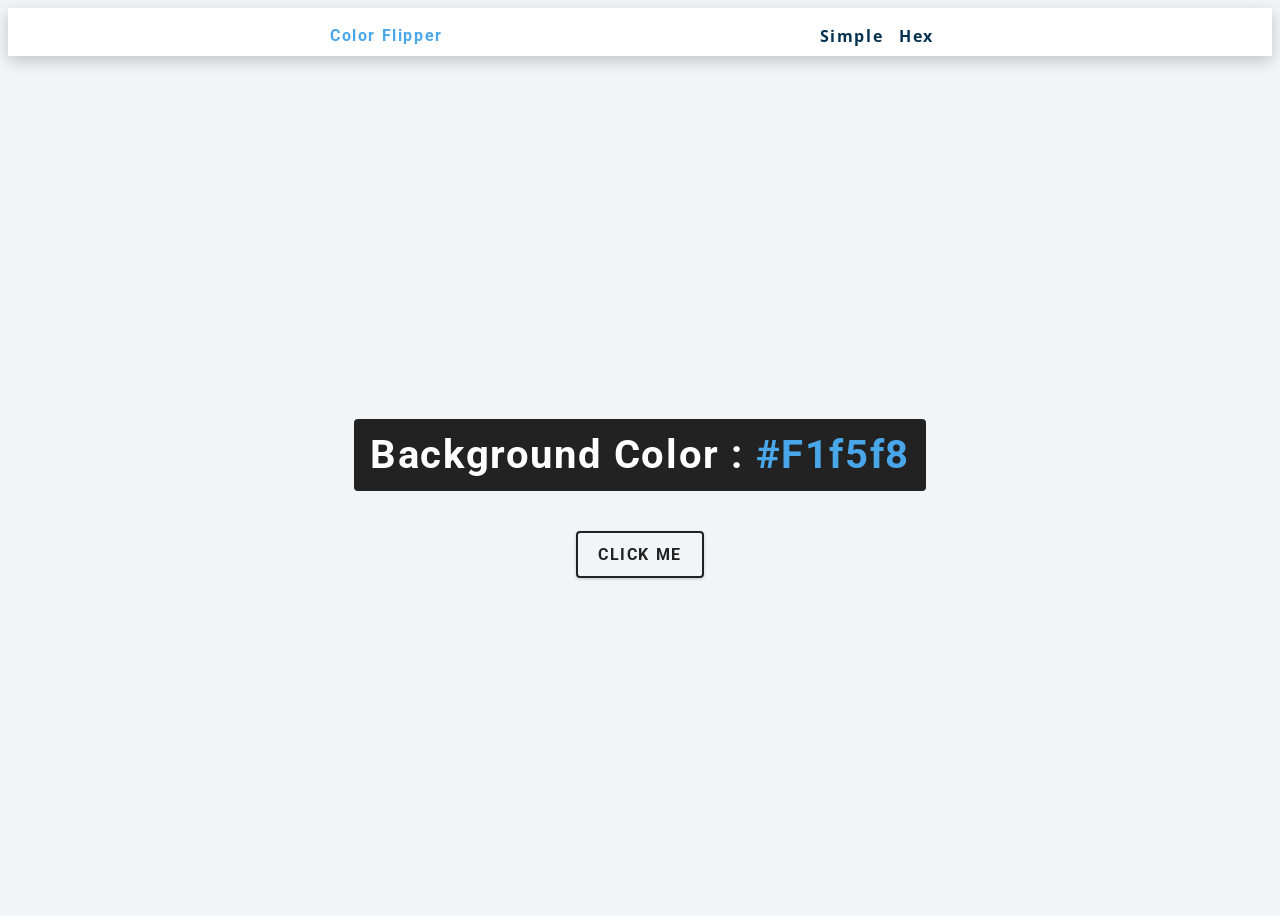
<file: 01-Color flipper/index.html>
<!DOCTYPE html>
<html lang="en">
  <head>
    <meta charset="UTF-8" />
    <meta name="viewport" content="width=device-width, initial-scale=1.0" />
    <title>Color Flipper || Simple</title>
    <link rel="stylesheet" href="styles.css" />
  </head>
  
  <body>
    <nav>
      <div class="nav-center">
        <h4>color flipper</h4>
        <ul class="nav-links">
          <li>
            <a href="index.html">simple</a>
          </li>
          <li>
            <a href="hex.html">hex</a>
          </li>
        </ul>
      </div>
    </nav>
    <main> 
      <div class="container">
        <h2>background color : <span class="color">
          #f1f5f8
        </span> </h2>
        <button class="btn btn-hero" id="btn">click me</button>
      </div>
    </main>
    <script src="app.js"></script>
  </body>
</html>
</file>
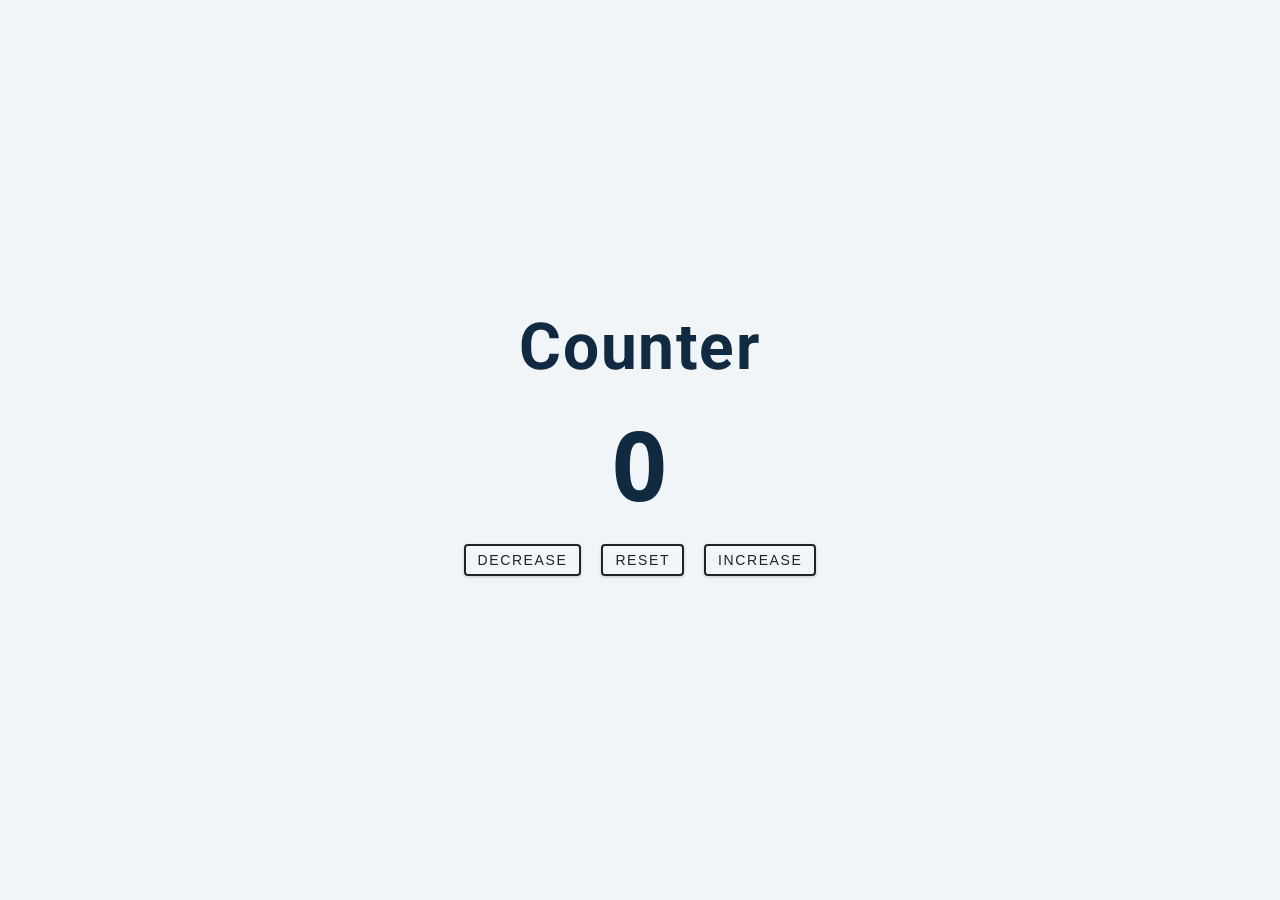
<file: 02-Counter/index.html>
<!DOCTYPE html>
<html lang="en">
  <head>
    <meta charset="UTF-8" />
    <meta name="viewport" content="width=device-width, initial-scale=1.0" />
    <title>Counter</title>

    <!-- styles -->
    <link rel="stylesheet" href="styles.css" />
  </head>
  <body>
    <main>
      <div class="container">
        <h1>Counter</h1>
        <span id="value">0</span>
        <div class="button-container">
          <button class="btn decrease">decrease</button>
          <button class="btn reset">reset</button>
          <button class="btn increase">increase</button>
        </div>
      </div> 
    </main>
    <!-- javascript -->
    <script src="app.js"></script>
  </body>
</html>
</file>
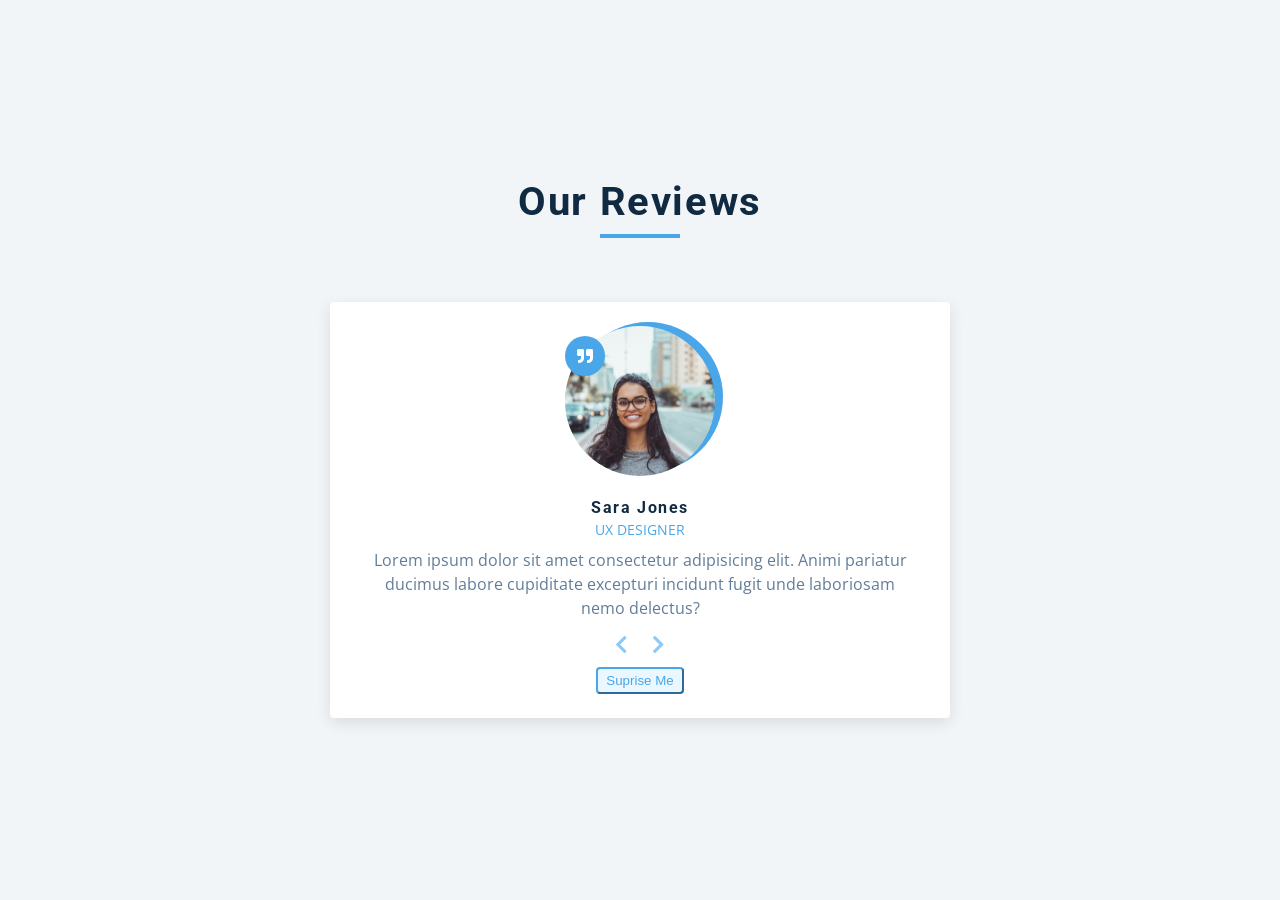
<file: 03-Reviews/index.html>
<!DOCTYPE html>
<html lang="en">
  <head>
    <meta charset="UTF-8" />
    <meta name="viewport" content="width=device-width, initial-scale=1.0" />
    <title>Our Reviews</title>
    <!-- font-awesome -->
    <link
      rel="stylesheet"
      href="https://cdnjs.cloudflare.com/ajax/libs/font-awesome/5.14.0/css/all.min.css"
    />

    <!-- styles -->
    <link rel="stylesheet" href="styles.css" />
  </head>
  <body>
    <main>
      <section class="container">
        <!-- Title -->
         <div class="title">
          <h2>our reviews</h2>
          <div class="underline"></div>
         </div>
         <!-- review -->
          <article class="review">
            <div class="img-container">
              <img src="person-1.jpeg" id="person-img" alt="Person Photo">
            </div>
            <h4 id="author">sara jones</h4>
            <p id="job">ux designer</p>
            <p id="info">
              Lorem ipsum dolor sit amet consectetur adipisicing elit. Animi pariatur ducimus labore cupiditate excepturi incidunt fugit unde laboriosam nemo delectus?
            </p>
            <!-- prev and next buttons -->
            <div class="button-container">
              <button class="prev-btn">
                <i class="fas fa-chevron-left"></i>
              </button>
              <button class="next-btn">
                <i class="fas fa-chevron-right"></i>
              </button>
            </div>
            <!-- random button -->
             <button class="random-btn">suprise me</button>
          </article>
      </section>
    </main>
    <!-- javascript -->
    <script src="app.js"></script>
  </body>
</html>
</file>
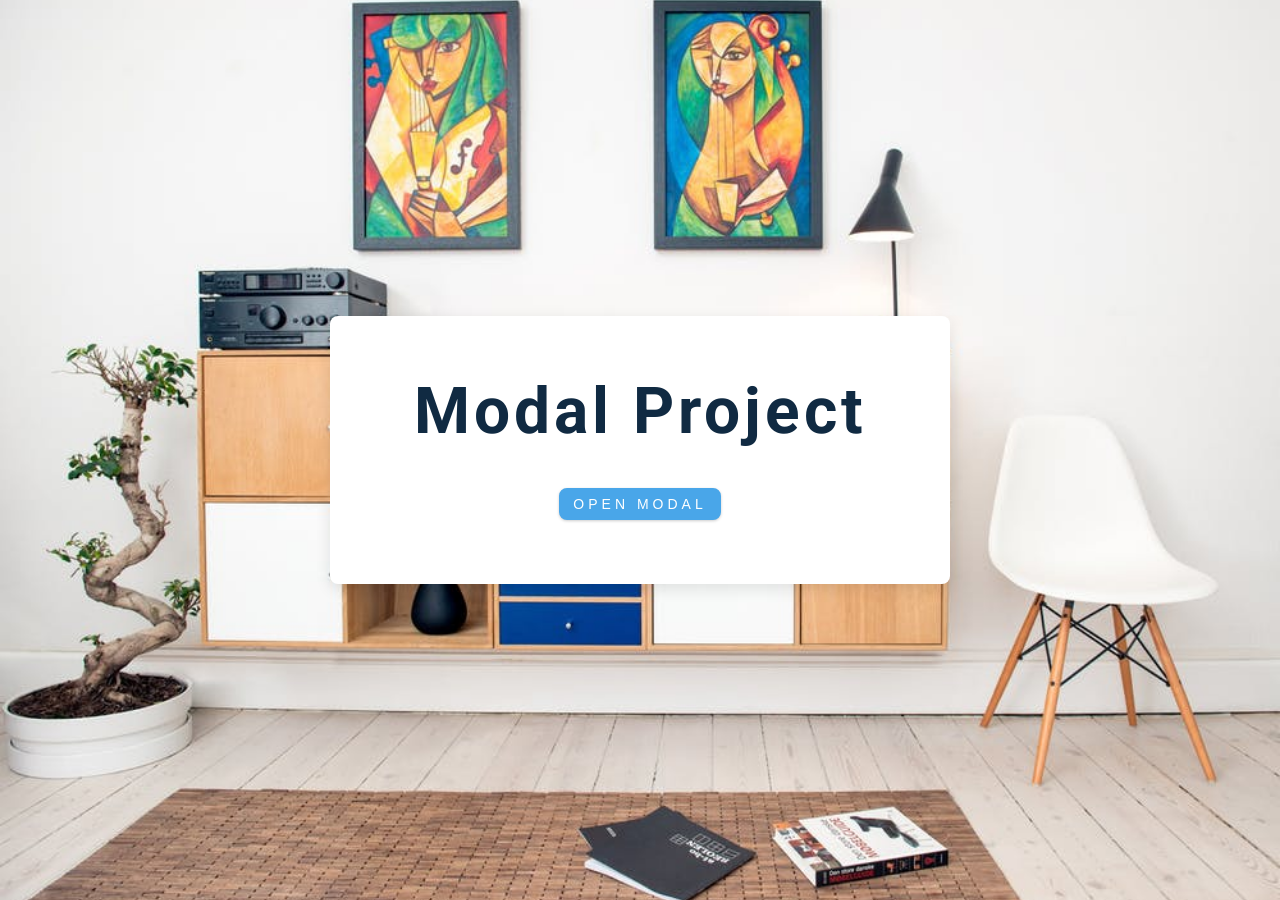
<file: 06-Modal/index.html>
<!DOCTYPE html>
<html lang="en">
  <head>
    <meta charset="UTF-8" />
    <meta name="viewport" content="width=device-width, initial-scale=1.0" />
    <title>Modal</title>
    <!-- font-awesome -->
    <link
      rel="stylesheet"
      href="https://cdnjs.cloudflare.com/ajax/libs/font-awesome/5.14.0/css/all.min.css"
    />
    <!-- styles -->
    <link rel="stylesheet" href="styles.css" />
  </head>
  <body>
    <!-- hero -->
    <header class="hero">
     <div class="banner">
       <h1>modal project</h1>
       <button class="btn modal-btn">
         open modal
       </button>
     </div>
    </header>
    <!-- end of hero -->
    <!-- modal -->
    <div class="modal-overlay">
      <div class="modal-container">
        <h3>modal content</h3>
        <button class="close-btn">
          <i class="fas fa-times"></i>
        </button>
      </div>
    </div>
    <!-- javascript -->
    <script src="app.js"></script>
  </body>
</html>
</file>
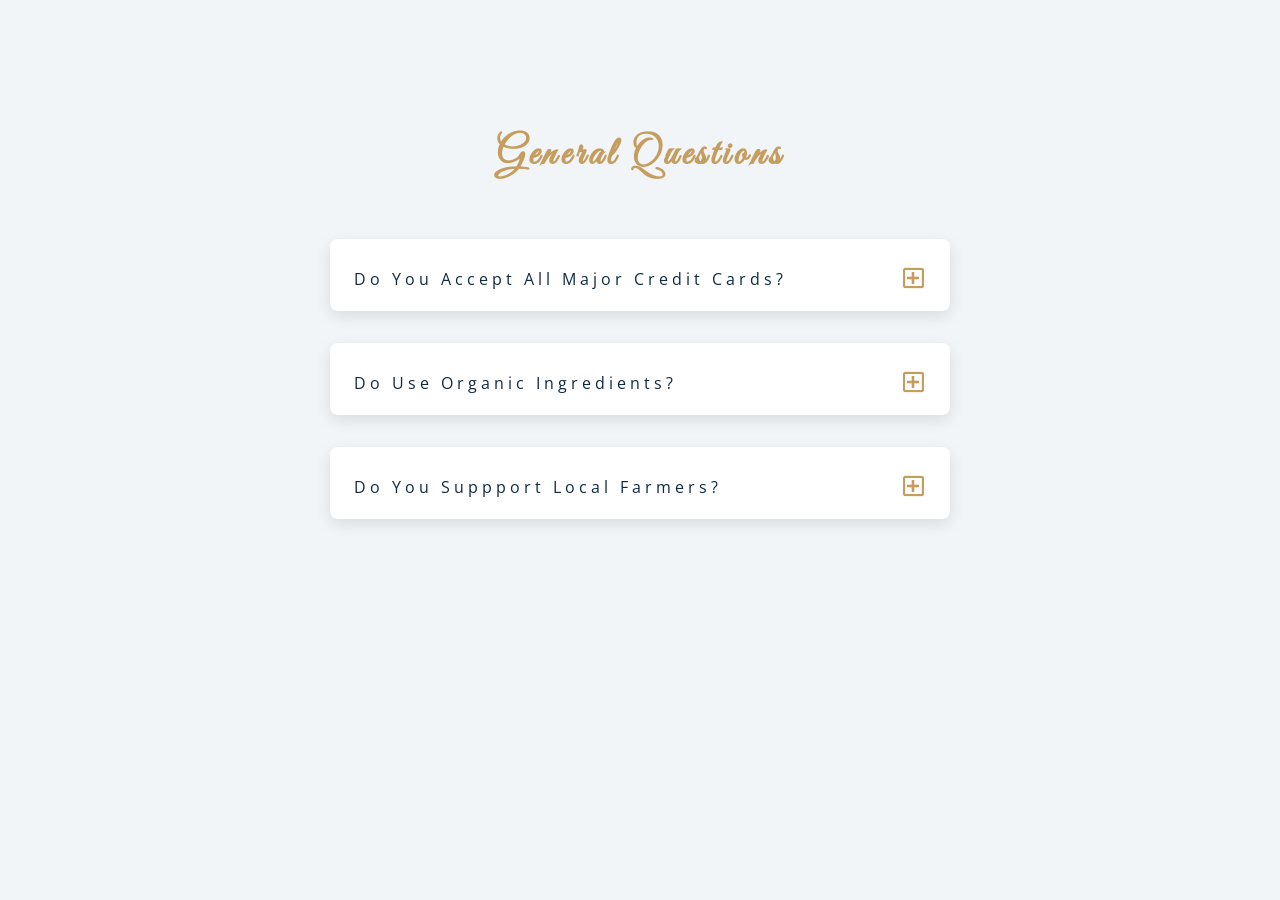
<file: 07-Questions/index.html>
<!DOCTYPE html>
<html lang="en">
  <head>
    <meta charset="UTF-8" />
    <meta name="viewport" content="width=device-width, initial-scale=1.0" />
    <title>Q & A</title>
    <!-- font-awesome -->
    <link
      rel="stylesheet"
      href="https://cdnjs.cloudflare.com/ajax/libs/font-awesome/5.14.0/css/all.min.css"
    />
    <!-- extra fonts -->
    <link
      href="https://fonts.googleapis.com/css?family=Great+Vibes&display=swap"
      rel="stylesheet"
    />
    <!-- styles -->
    <link rel="stylesheet" href="styles.css" />
  </head>
  <body>
    <section class="questions">
      <!-- title -->
       <div class="title">
        <h2>general questions</h2>     
       </div>
      <!-- questions -->
       <div class="section-center">
        <!-- single question -->
        <article class="question">
          <!-- question title -->
          <div class="question-title">
            <p>do you accept all major credit cards?</p>
            <button type="button" class="question-btn">
              <span class="plus-icon">
                <i class="far fa-plus-square"></i>
              </span>
              <span class="minus-icon">
                <i class="far fa-minus-square"></i>
              </span>
            </button>
          </div>
          <!-- question text -->
          <div class="question-text">
            <p>Lorem ipsum dolor sit amet consectetur adipisicing elit. Recusandae asperiores dignissimos sed quo culpa itaque, iure nam dolores. Laboriosam, vel.</p>
          </div>
        </article>
        <!-- end single question -->
                <!-- single question -->
        <article class="question">
          <!-- question title -->
          <div class="question-title">
            <p>do use organic ingredients?</p>
            <button type="button" class="question-btn">
              <span class="plus-icon">
                <i class="far fa-plus-square"></i>
              </span>
              <span class="minus-icon">
                <i class="far fa-minus-square"></i>
              </span>
            </button>
          </div>
          <!-- question text -->
          <div class="question-text">
            <p>Lorem ipsum dolor sit amet consectetur adipisicing elit. Recusandae asperiores dignissimos sed quo culpa itaque, iure nam dolores. Laboriosam, vel.</p>
          </div>
        </article>
        <!-- end single question -->
                <!-- single question -->
        <article class="question">
          <!-- question title -->
          <div class="question-title">
            <p>do you suppport local farmers?</p>
            <button type="button" class="question-btn">
              <span class="plus-icon">
                <i class="far fa-plus-square"></i>
              </span>
              <span class="minus-icon">
                <i class="far fa-minus-square"></i>
              </span>
            </button>
          </div>
          <!-- question text -->
          <div class="question-text">
            <p>Lorem ipsum dolor sit amet consectetur adipisicing elit. Recusandae asperiores dignissimos sed quo culpa itaque, iure nam dolores. Laboriosam, vel.</p>
          </div>
        </article>
        <!-- end single question -->
       </div>
    </section>
    <!-- javascript -->
    <script src="app.js"></script>
  </body>
</html>
</file>
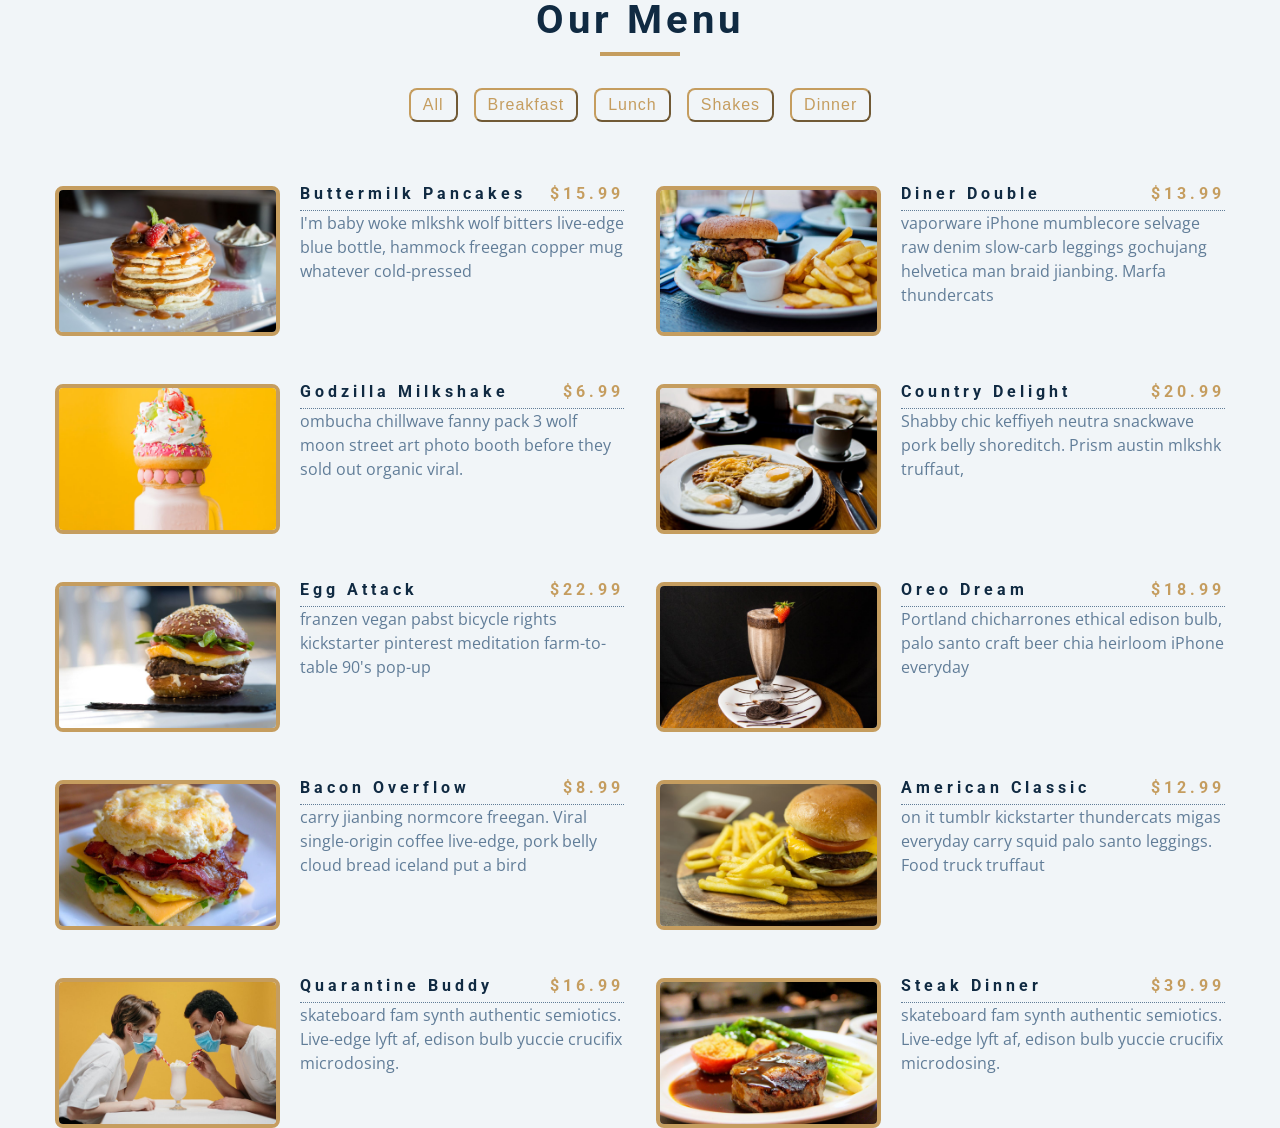
<file: 08-Menu/index.html>
<!DOCTYPE html>
<html lang="en">
  <head>
    <meta charset="UTF-8" />
    <meta name="viewport" content="width=device-width, initial-scale=1.0" />
    <title>Starter</title>
    <!-- font-awesome -->
    <link
      rel="stylesheet"
      href="https://cdnjs.cloudflare.com/ajax/libs/font-awesome/5.14.0/css/all.min.css"
    />
    <!-- styles -->
    <link rel="stylesheet" href="styles.css" />
  </head>
  <body>
    <!-- title -->
    <div class="title">
      <h2>our menu</h2>
      <div class="underline"></div>
    </div>
    <!-- filter buttons -->
     <div class="btn-container">
      <!-- <button class="filter-btn" type="button" data-id="all">all</button>
      <button class="filter-btn" type="button" data-id="breakfast">breakfast</button>
      <button class="filter-btn" type="button" data-id="lunch">lunch</button>
      <button class="filter-btn" type="button" data-id="shakes">shakes</button> -->
     </div>
    <!-- menu items -->
    <div class="section-center">
      <!-- single item -->
      <!-- <article class="menu-item">
        <img src="menu-item.jpeg" class="photo" alt="menu-item">
        <div class="item-info">
          <header>
            <h4>buttermilk pancakes</h4>
            <h4 class="price">$15</h4>
          </header>
          <p>Lorem ipsum dolor sit amet consectetur adipisicing elit. Deserunt ipsam, qui quasi debitis consequuntur rerum voluptatibus blanditiis iusto. Distinctio, harum.</p>
        </div>
      </article> -->
      <!-- end of single item -->

    </div>
    <!-- javascript -->
    <script src="app.js"></script>
  </body>
</html>
</file>
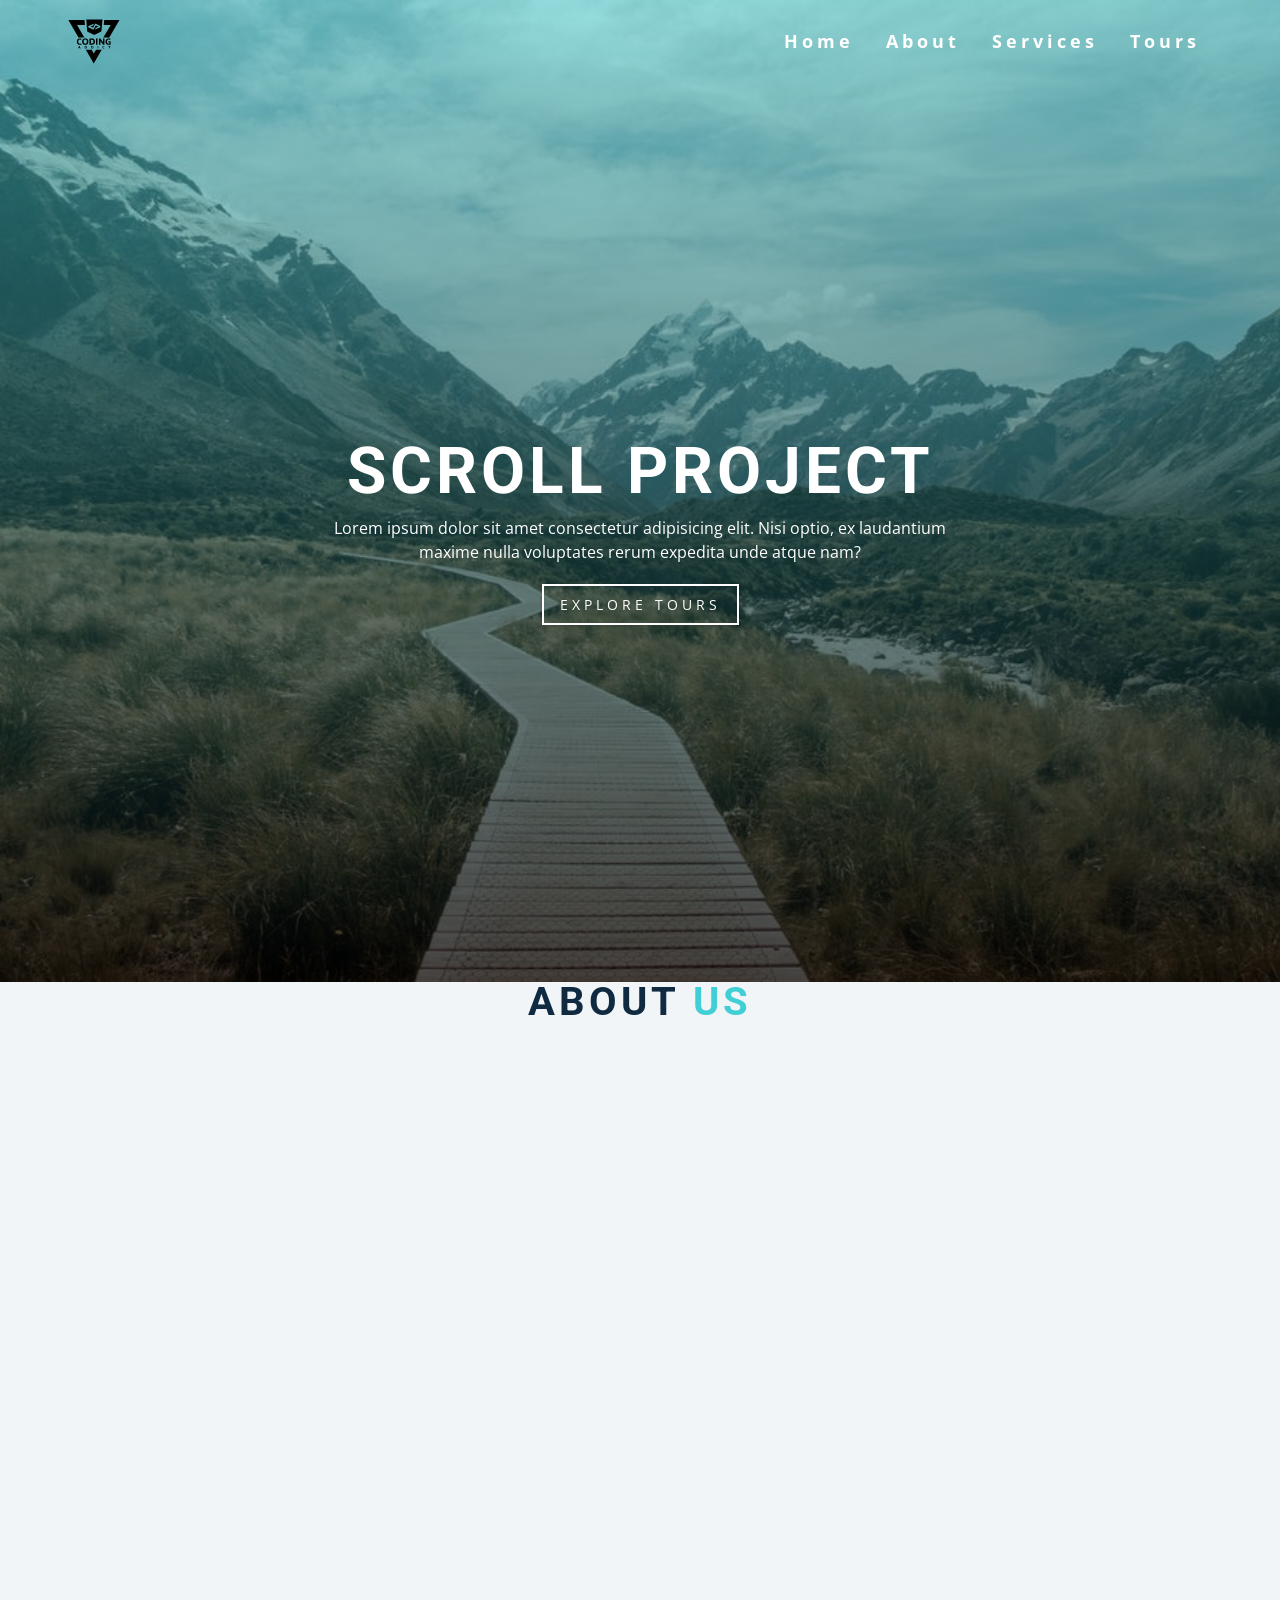
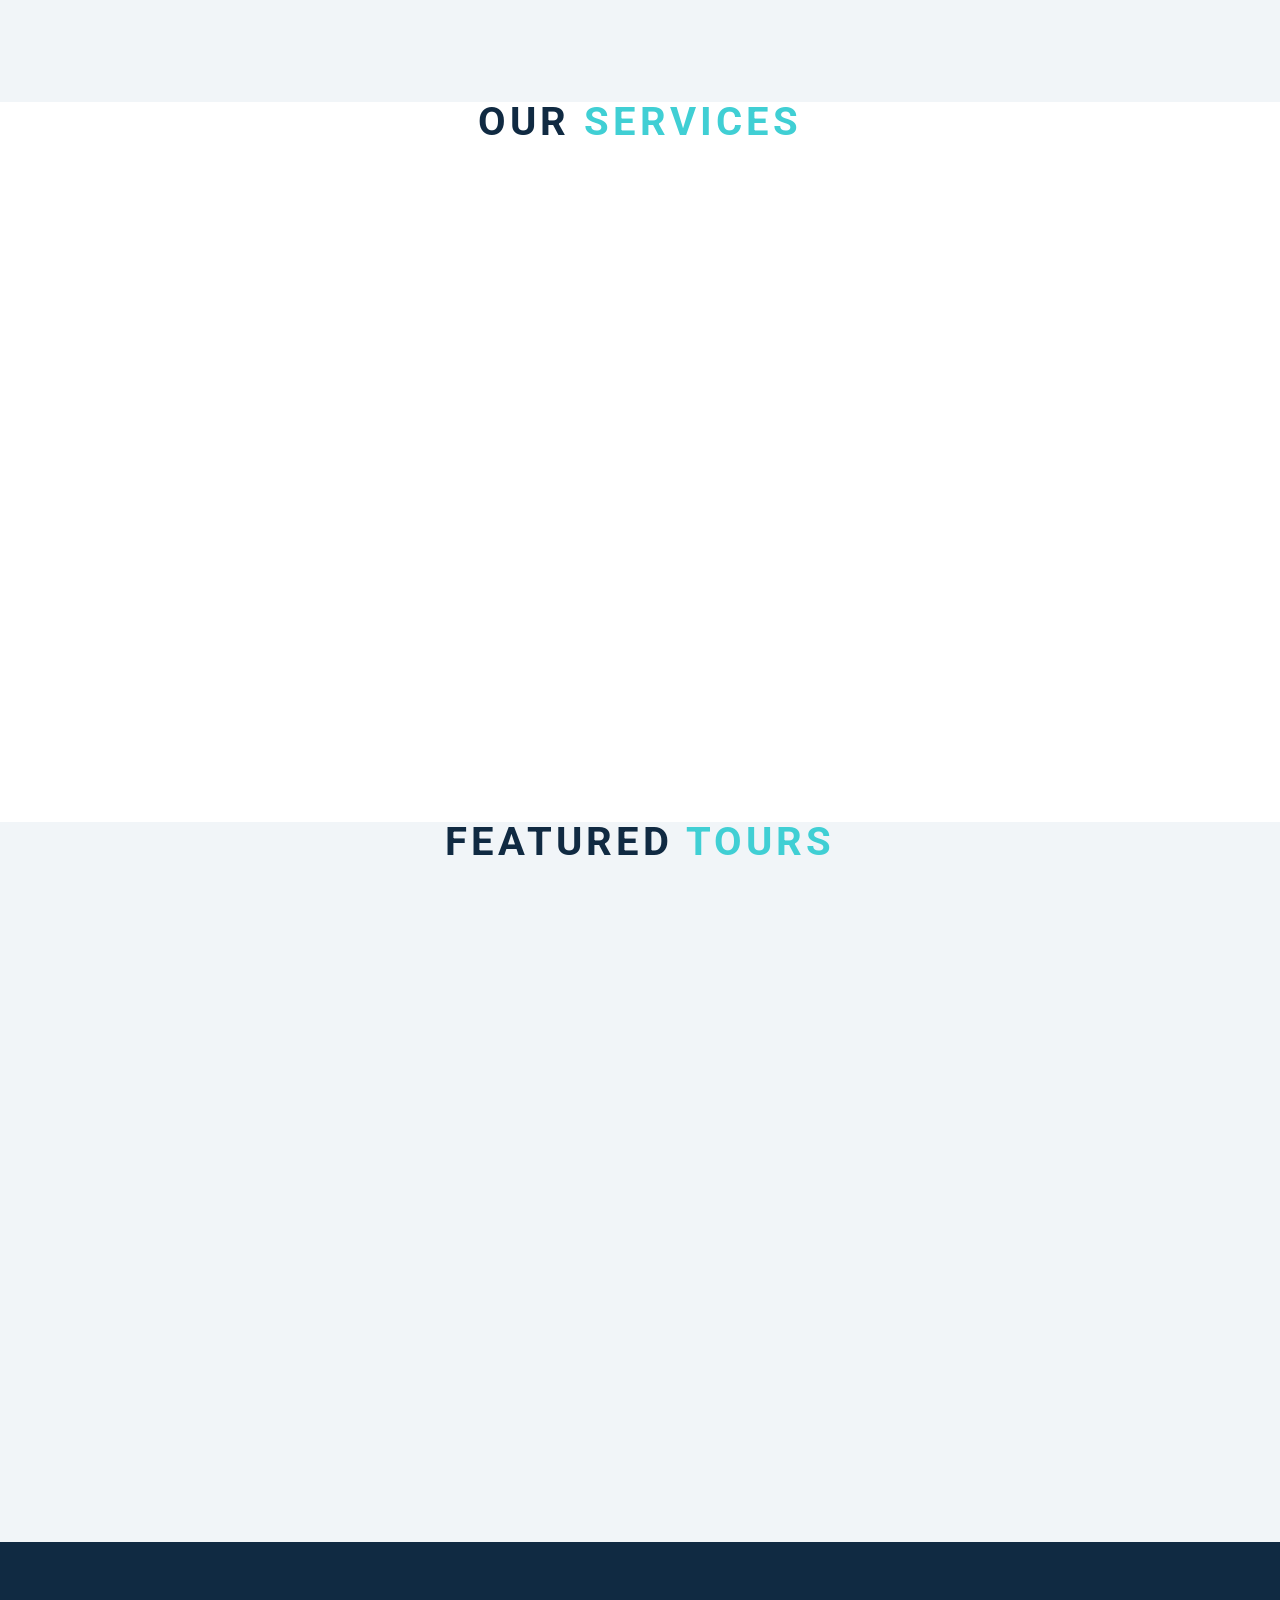
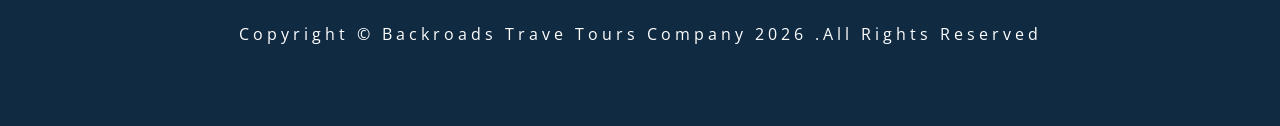
<file: 10-Scroll/index.html>
<!DOCTYPE html>
<html lang="en">
  <head>
    <meta charset="UTF-8" />
    <meta name="viewport" content="width=device-width, initial-scale=1.0" />
    <title>Scroll</title>
    <!-- font-awesome -->
    <link
      rel="stylesheet"
      href="https://cdnjs.cloudflare.com/ajax/libs/font-awesome/5.14.0/css/all.min.css"
    />
    <!-- styles -->
    <link rel="stylesheet" href="styles.css" />
  </head>
  <body>
    <header id="home">
      <!-- navbar -->
      <nav id="nav">
        <div class="nav-center">
          <!-- nav header -->
           <div class="nav-header">
            <img src="./logo.svg" alt="logo" class="logo">
            <button class="nav-toggle">
              <i class="fas fa-bars"></i>
            </button>
           </div>
           <!-- links -->
            <div class="links-container">
              <ul class="links">
                <li>
                  <a href="#home" class="scroll-link">home</a>
                </li>
                <li>
                  <a href="#about" class="scroll-link">about</a>
                </li>
                <li>
                  <a href="#services" class="scroll-link">services</a>
                </li>
                <li>
                  <a href="#tours" class="scroll-link">tours</a>
                </li>
              </ul>
            </div>
        </div>
      </nav>
      <!-- banner -->
      <div class="banner">
        <div class="container">
          <h1>scroll project</h1>
          <p>Lorem ipsum dolor sit amet consectetur adipisicing elit. Nisi optio, ex laudantium maxime nulla voluptates rerum expedita unde atque nam?</p>
          <a href="#tours" class="scroll-link btn btn-white">explore tours</a>
        </div>
      </div>
    </header>
    <!-- about -->
    <section id="about" class="section">
      <div class="title">
        <h2>about <span>us</span></h2>
      </div>
    </section>
    <section id="services" class="section">
      <div class="title">
        <h2>our <span>services</span></h2>
      </div>
    </section>
    <section id="tours" class="section">
      <div class="title">
        <h2>featured <span>tours</span></h2>
      </div>
    </section>
    <!-- footer -->
    <footer class="section">
      <p>
        copyright &copy; backroads trave tours company
        <span id="date"></span>
        .all rights reserved
      </p>
    </footer>
    <!-- back to top button -->
    <a href="#home" class="scroll-link top-link">
      <i class="fas fa-arrow-up"></i>
    </a>
    <!-- javascript -->
    <script src="app.js"></script>
  </body>
</html>
</file>
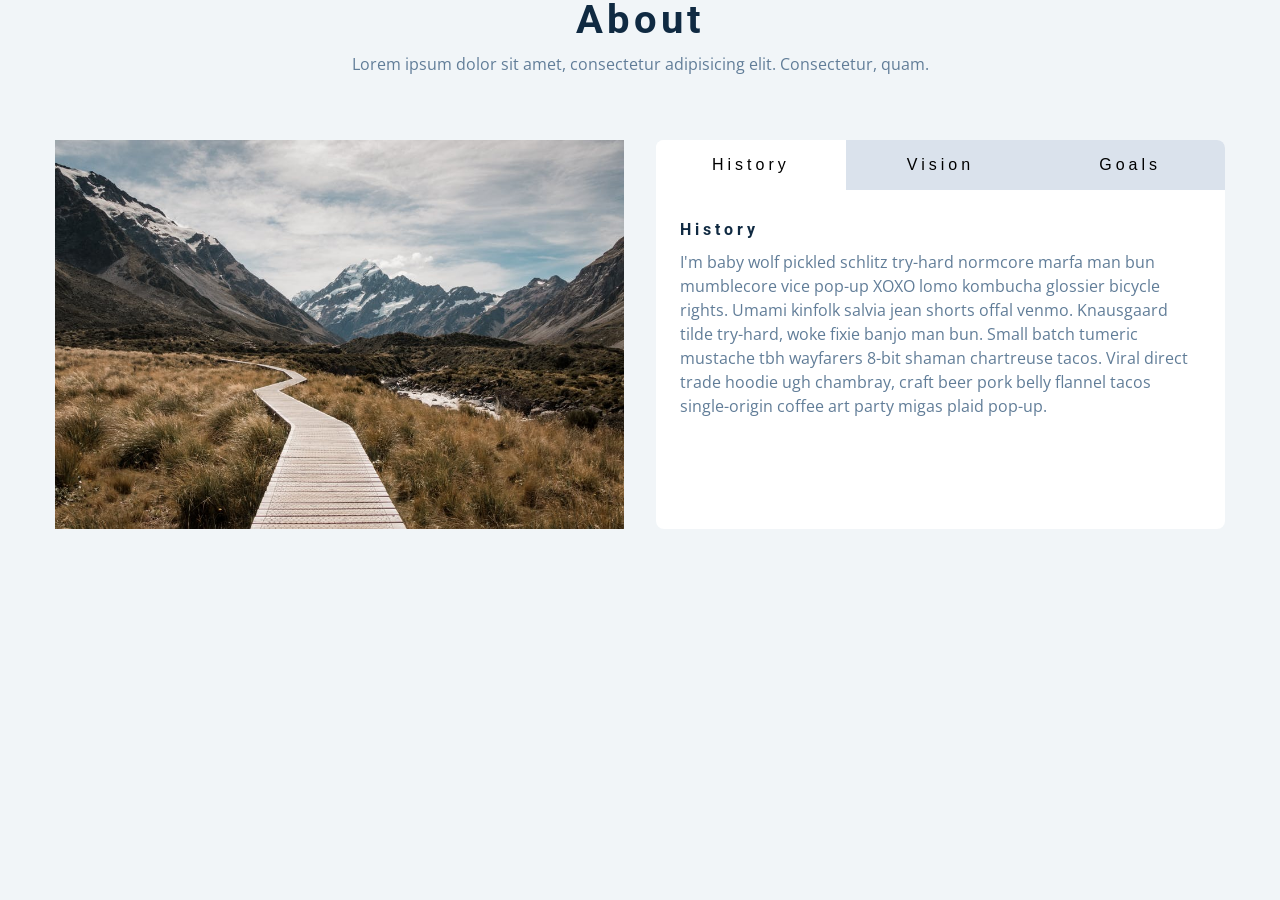
<file: 11-Tabs/index.html>
<!DOCTYPE html>
<html lang="en">
  <head>
    <meta charset="UTF-8" />
    <meta name="viewport" content="width=device-width, initial-scale=1.0" />
    <title>Tabs</title>

    <!-- styles -->
    <link rel="stylesheet" href="styles.css" />
  </head>
  <body>
    <section>
      <div class="title">
        <h2>about</h2>
        <p>Lorem ipsum dolor sit amet, consectetur 
          adipisicing elit. Consectetur, quam.
        </p>
      </div>
      <div class="about-center section-center">
        <article>
          <img src="./hero-bcg.jpeg" alt="about picture">
        </article>
        <article class="about">
          <!-- btn container -->
          <div class="btn-container">
            <button class="tab-btn active" data-id="history">history</button>
            <button class="tab-btn" data-id="vision">vision</button>
            <button class="tab-btn" data-id="goals">goals</button>
          </div>
          <article class="about-content">
            <!-- single item -->
            <div class="content active" id="history">
              <h4>history</h4>
              <!-- history -->
              <p>
                I'm baby wolf pickled schlitz try-hard normcore marfa man bun mumblecore vice
                pop-up XOXO lomo kombucha glossier bicycle rights. Umami kinfolk salvia jean
                shorts offal venmo. Knausgaard tilde try-hard, woke fixie banjo man bun. Small
                batch tumeric mustache tbh wayfarers 8-bit shaman chartreuse tacos. Viral
                direct trade hoodie ugh chambray, craft beer pork belly flannel tacos
                single-origin coffee art party migas plaid pop-up.
              </p>
            </div>
            <!-- end of single item -->
            <!-- single item -->
            <div class="content" id="vision">
              <h4>vision</h4>
              <!-- vision -->
              <p>
                Man bun PBR&B keytar copper mug prism, hell of helvetica. Synth crucifix offal
                deep v hella biodiesel. Church-key listicle polaroid put a bird on it
                chillwave palo santo enamel pin, tattooed meggings franzen la croix cray.
                Retro yr aesthetic four loko tbh helvetica air plant, neutra palo santo tofu
                mumblecore. Hoodie bushwick pour-over jean shorts chartreuse shabby chic. Roof
                party hammock master cleanse pop-up truffaut, bicycle rights skateboard
                affogato readymade sustainable deep v live-edge schlitz narwhal.
              </p>
              <ul>
                <li>list item</li>
                <li>list item</li>
                <li>list item</li>
              </ul>
            </div>
            <!-- end of single item -->
            <!-- single item -->
            <div class="content" id="goals">
              <h4>goals</h4>
              <!-- goals -->
              <p>
                Chambray authentic truffaut, kickstarter brunch taxidermy vape heirloom four
                dollar toast raclette shoreditch church-key. Poutine etsy tote bag, cred
                fingerstache leggings cornhole everyday carry blog gastropub. Brunch biodiesel
                sartorial mlkshk swag, mixtape hashtag marfa readymade direct trade man braid
                cold-pressed roof party. Small batch adaptogen coloring book heirloom.
                Letterpress food truck hammock literally hell of wolf beard adaptogen everyday
                carry. Dreamcatcher pitchfork yuccie, banh mi salvia venmo photo booth quinoa
                chicharrones.
              </p>
            </div>
            <!-- end of single item -->
          </article>
        </article>

      </div>
    </section>
    <!-- javascript -->
    <script src="app.js"></script>
  </body>
</html>
</file>
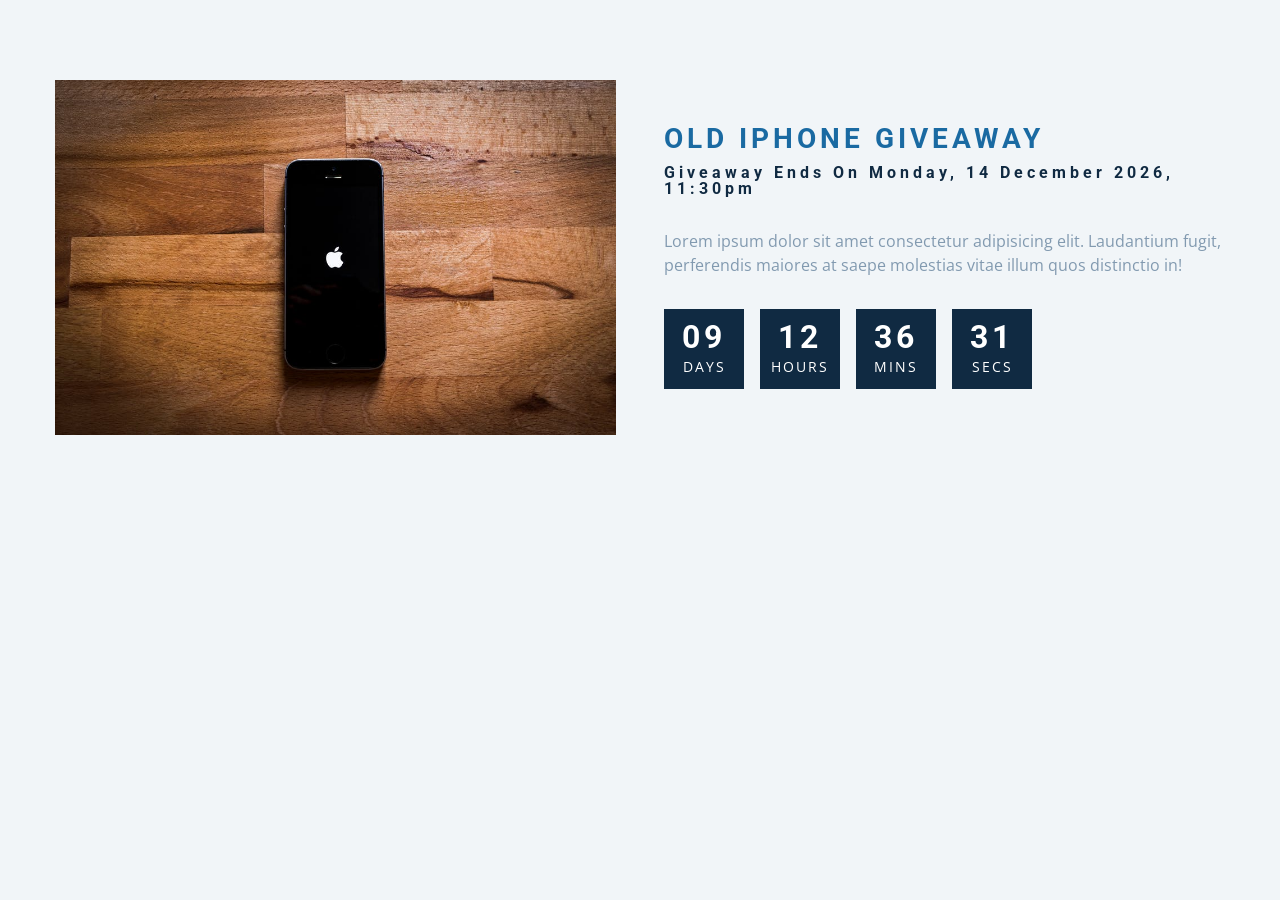
<file: 12-Countdown-timer/index.html>
<!DOCTYPE html>
<html lang="en">
  <head>
    <meta charset="UTF-8" />
    <meta name="viewport" content="width=device-width, initial-scale=1.0" />
    <title>Countdown</title>

    <!-- styles -->
    <link rel="stylesheet" href="styles.css" />
  </head>
  <body>
    <section class="section-center">
      <!-- image -->
      <article class="gift-img">
        <img src="./gift.jpeg" alt="gift picture">
      </article>
      <!-- info -->
      <article class="gift-info">
        <h3>old iphone giveaway</h3>
        <h4 class="giveaway">
          giveaway ends on friday, 14 february 2025, 12:00pm
        </h4>
        <p>Lorem ipsum dolor sit amet consectetur adipisicing elit. Laudantium fugit, perferendis maiores at saepe molestias vitae illum quos distinctio in!</p>
        <div class="deadline">
          <!-- days -->
          <div class="deadline-format">
            <div>
              <h4 class="days">14</h4>
              <span>days</span>
            </div>
          </div>
          <!-- end of item -->
          <!-- hours -->
          <div class="deadline-format">
            <div>
              <h4 class="hours">14</h4>
              <span>hours</span>
            </div>
          </div>
          <!-- end of item -->
          <!-- minutes -->
          <div class="deadline-format">
            <div>
              <h4 class="mins">14</h4>
              <span>mins</span>
            </div>
          </div>
          <!-- end of item -->
          <!-- seconds -->
          <div class="deadline-format">
            <div>
              <h4 class="secs">14</h4>
              <span>secs</span>
            </div>
          </div>
          <!-- end of item -->
        </div>
      </article>
    </section>
    <!-- javascript -->
    <script src="app.js"></script>
  </body>
</html>
</file>
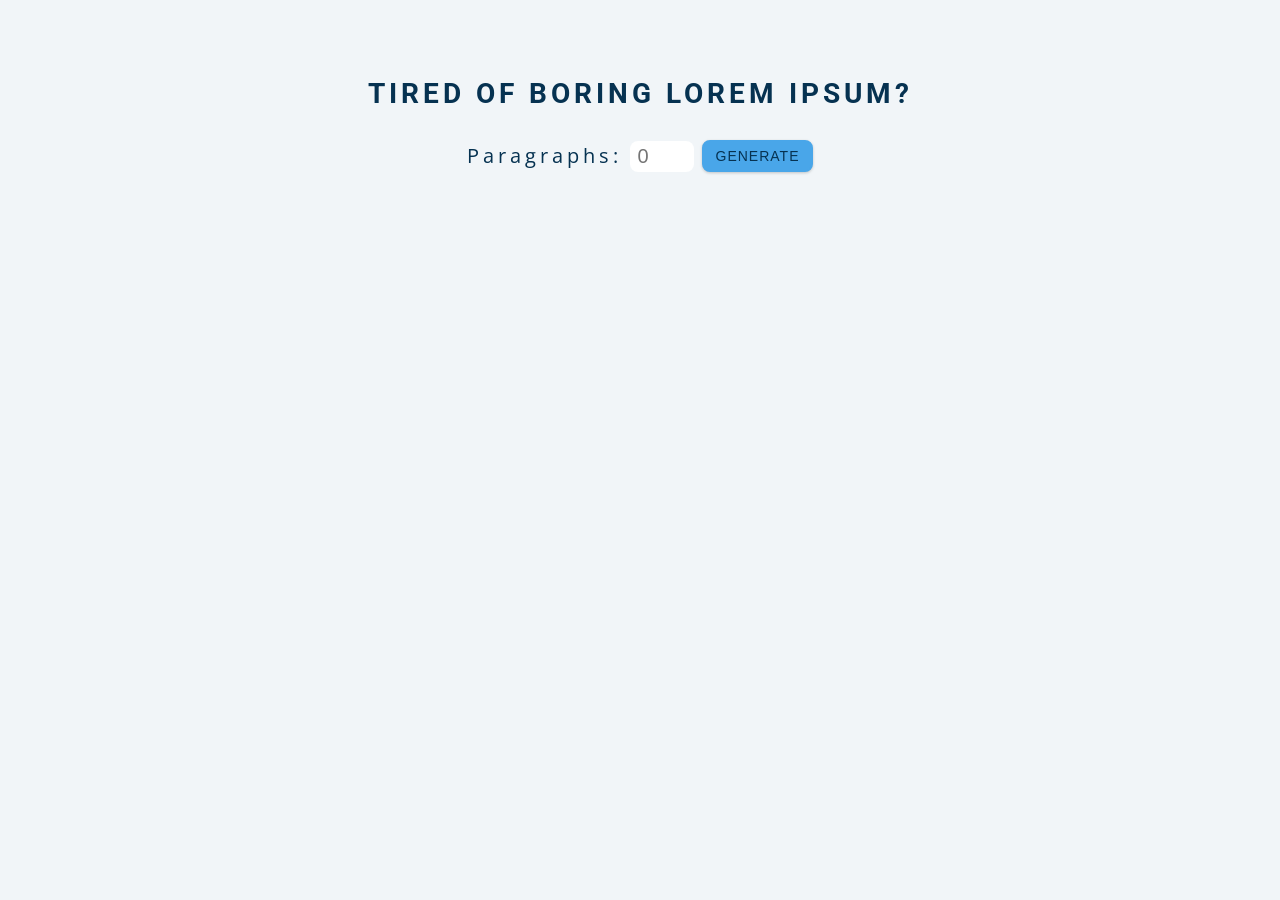
<file: 13-Lorem Ipsum/index.html>
<!DOCTYPE html>
<html lang="en">
  <head>
    <meta charset="UTF-8" />
    <meta name="viewport" content="width=device-width, initial-scale=1.0" />
    <title>Lorem Ipsum</title>

    <!-- styles -->
    <link rel="stylesheet" href="styles.css" />
  </head>
  <body>
    <section class="section-center">
      <h3>tired of boring lorem ipsum?</h3>
      <form class="lorem-form">
        <label for="amount">paragraphs:</label>
        <input type="number" name="amount" id="amount" placeholder="0" />
        <button type="submit" class="btn">generate</button>
      </form>
      <article class="lorem-text"></article>
    </section>
    <!-- javascript -->
    <script src="app.js"></script>
  </body>
</html>
</file>
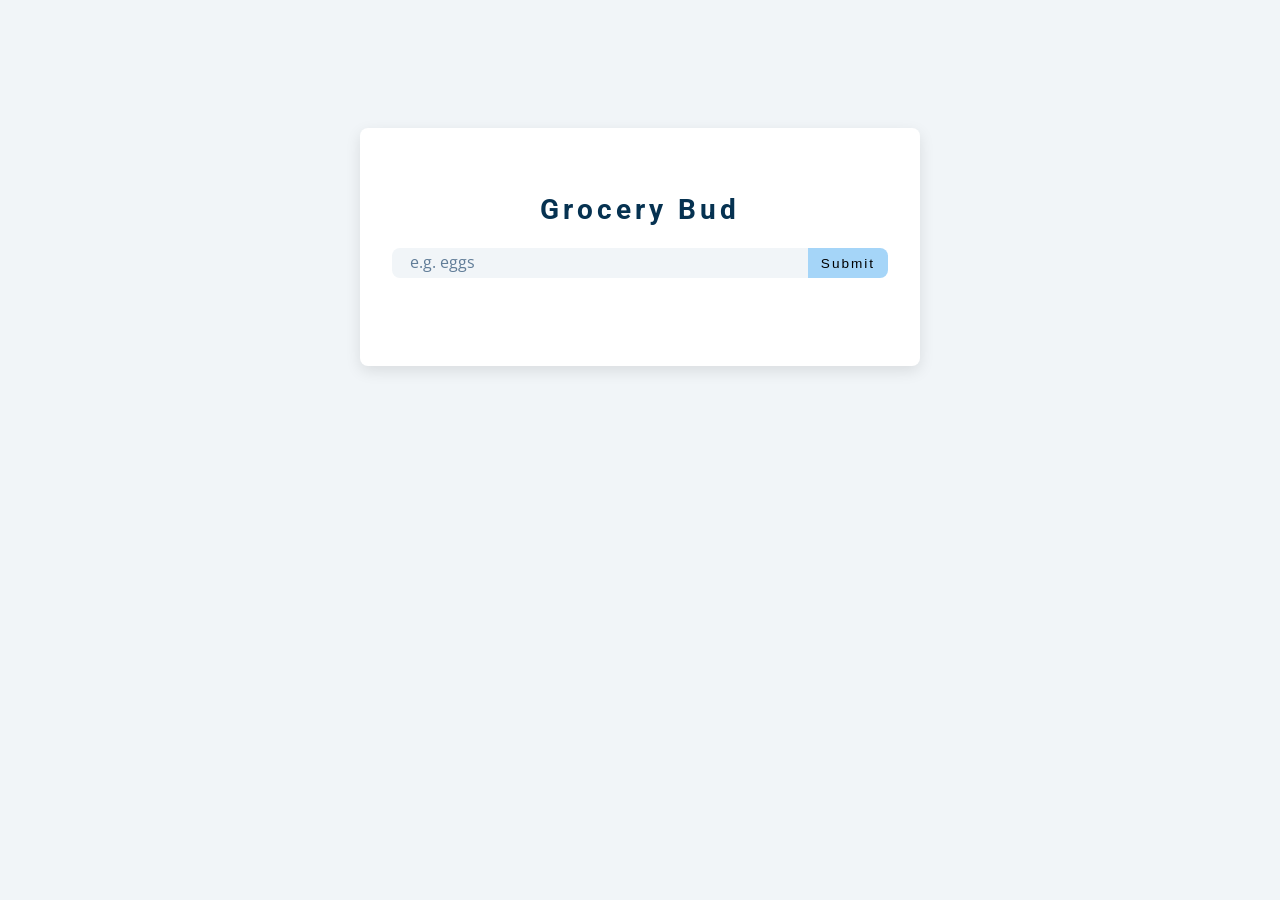
<file: 14-Grocery Bud/index.html>
<!DOCTYPE html>
<html lang="en">
  <head>
    <meta charset="UTF-8" />
    <meta name="viewport" content="width=device-width, initial-scale=1.0" />
    <title>Grocery Bud</title>
    <!-- font-awesome -->
    <link
      rel="stylesheet"
      href="https://cdnjs.cloudflare.com/ajax/libs/font-awesome/5.14.0/css/all.min.css"
    />
    <!-- styles -->
    <link rel="stylesheet" href="styles.css" />
  </head>
  <body>
    <section class="section-center">
      <!-- form -->
      <form class="grocery-form">
        <p class="alert"></p>
        <h3>grocery bud</h3>
        <div class="form-control">
          <input type="text" id="grocery" placeholder="e.g. eggs" />
          <button type="submit" class="submit-btn">submit</button>
        </div>
      </form>  
      <!-- list -->
      <div class="grocery-container">
        <div class="grocery-list"></div>
        <!-- button -->
        <button type="button" class="clear-btn">clear items</button>
      </div>
    </section>
    <!-- javascript -->
    <script src="app.js"></script>
  </body>
</html>
</file>
<file: 01-Color flipper/styles.css>
@import url("https://fonts.googleapis.com/css?family=Open+Sans|Roboto:400,700&display=swap");

:root {
  /* dark shades of primary color*/
  --clr-primary-1: hsl(205, 86%, 17%);
  --clr-primary-2: hsl(205, 77%, 27%);
  --clr-primary-3: hsl(205, 72%, 37%);
  --clr-primary-4: hsl(205, 63%, 48%);
  /* primary/main color */
  --clr-primary-5: hsl(205, 78%, 60%);
  /* lighter shades of primary color */
  --clr-primary-6: hsl(205, 89%, 70%);
  --clr-primary-7: hsl(205, 90%, 76%);
  --clr-primary-8: hsl(205, 86%, 81%);
  --clr-primary-9: hsl(205, 90%, 88%);
  --clr-primary-10: hsl(205, 100%, 96%);
  /* darkest grey - used for headings */
  --clr-grey-1: hsl(209, 61%, 16%);
  --clr-grey-2: hsl(211, 39%, 23%);
  --clr-grey-3: hsl(209, 34%, 30%);
  --clr-grey-4: hsl(209, 28%, 39%);
  /* grey used for paragraphs */
  --clr-grey-5: hsl(210, 22%, 49%);
  --clr-grey-6: hsl(209, 23%, 60%);
  --clr-grey-7: hsl(211, 27%, 70%);
  --clr-grey-8: hsl(210, 31%, 80%);
  --clr-grey-9: hsl(212, 33%, 89%);
  --clr-grey-10: hsl(210, 36%, 96%);
  --clr-white: #fff;
  --clr-red-dark: hsl(360, 67%, 44%);
  --clr-red-light: hsl(360, 71%, 66%);
  --clr-green-dark: hsl(125, 67%, 44%);
  --clr-green-light: hsl(125, 71%, 66%);
  --clr-black: #222;
  --ff-primary: "Roboto", sans-serif;
  --ff-secondary: "Open Sans", sans-serif;
  --transition: all 0.3s linear;
  --spacing: 0.1rem;
  --radius: 0.25rem;
  --light-shadow: 0 5px 15px rgba(0, 0, 0, 0.1);
  --dark-shadow: 0 5px 15px rgba(0, 0, 0, 0.2);
  --max-width: 1170px;
  --fixed-width: 620px;
}
body {
  font-family: var(--ff-secondary);
  background: var(--clr-grey-10);
  color: var(--clr-grey-1);
  line-height: 1.5;
  font-size: 0.875rem;
}
ul {
  list-style-type: none;
}
a {
  text-decoration: none;
}
h1,
h2,
h3,
h4 {
  letter-spacing: var(--spacing);
  text-transform: capitalize;
  line-height: 1.25;
  margin-bottom: 0.75rem;
  font-family: var(--ff-primary);
}
h1 {
  font-size: 3rem;
}
h2 {
  font-size: 2rem;
}
h3 {
  font-size: 1.25rem;
}
h4 {
  font-size: 0.875rem;
}
p {
  margin-bottom: 1.25rem;
  color: var(--clr-grey-5);
}
@media screen and (min-width: 800px) {
  h1 {
    font-size: 4rem;
  }
  h2 {
    font-size: 2.5rem;
  }
  h3 {
    font-size: 1.75rem;
  }
  h4 {
    font-size: 1rem;
  }
  body {
    font-size: 1rem;
  }
  h1,
  h2,
  h3,
  h4 {
    line-height: 1;
  }
}
/*  global classes */

/* section */
.section {
  padding: 5rem 0;
}

.section-center {
  width: 90vw;
  margin: 0 auto;
  max-width: 1170px;
}
@media screen and (min-width: 992px) {
  .section-center {
    width: 95vw;
  }
}
main {
  min-height: 100vh;
  display: grid;
  place-items: center;
}

/*
=============== 
Nav
===============
*/
nav {
  background: var(--clr-white);
  height: 3rem;
  display: grid;
  align-items: center;
  box-shadow: var(--dark-shadow);
}
.nav-center {
  width: 90vw;
  max-width: var(--fixed-width);
  margin: 0 auto;
  display: flex;
  align-items: center;
  justify-content: space-between;
}
.nav-center h4 {
  margin: 0;
  color: var(--clr-primary-5);
}
.nav-links {
  display: flex;
}
nav a {
  text-transform: capitalize;
  font-weight: 700;
  font-size: 1rem;
  color: var(--clr-primary-1);
  letter-spacing: var(--spacing);
  margin-right: 1rem;
}
nav a:hover {
  color: var(--clr-primary-5);
}
/*
=============== 
Container
===============
*/
main {
  min-height: calc(100vh - 3rem);
  display: grid;
  place-items: center;
}
.container {
  text-align: center;
}
.container h2 {
  background: var(--clr-black);
  color: var(--clr-white);
  padding: 1rem;
  border-radius: var(--radius);
  margin-bottom: 2.5rem;
}
.color {
  color: var(--clr-primary-5);
}
.btn-hero {
  font-family: var(--ff-primary);
  text-transform: uppercase;
  background: transparent;
  color: var(--clr-black);
  letter-spacing: var(--spacing);
  display: inline-block;
  font-weight: 700;
  transition: var(--transition);
  border: 2px solid var(--clr-black);
  cursor: pointer;
  box-shadow: 0 1px 3px rgba(0, 0, 0, 0.2);
  border-radius: var(--radius);
  font-size: 1rem;
  padding: 0.75rem 1.25rem;
}
.btn-hero:hover {
  color: var(--clr-white);
  background: var(--clr-black);
}
</file>
<file: 02-Counter/styles.css>
/*
=============== 
Fonts
===============
*/
@import url("https://fonts.googleapis.com/css?family=Open+Sans|Roboto:400,700&display=swap");

/*
=============== 
Variables
===============
*/

:root {
  /* dark shades of primary color*/
  --clr-primary-1: hsl(205, 86%, 17%);
  --clr-primary-2: hsl(205, 77%, 27%);
  --clr-primary-3: hsl(205, 72%, 37%);
  --clr-primary-4: hsl(205, 63%, 48%);
  /* primary/main color */
  --clr-primary-5: hsl(205, 78%, 60%);
  /* lighter shades of primary color */
  --clr-primary-6: hsl(205, 89%, 70%);
  --clr-primary-7: hsl(205, 90%, 76%);
  --clr-primary-8: hsl(205, 86%, 81%);
  --clr-primary-9: hsl(205, 90%, 88%);
  --clr-primary-10: hsl(205, 100%, 96%);
  /* darkest grey - used for headings */
  --clr-grey-1: hsl(209, 61%, 16%);
  --clr-grey-2: hsl(211, 39%, 23%);
  --clr-grey-3: hsl(209, 34%, 30%);
  --clr-grey-4: hsl(209, 28%, 39%);
  /* grey used for paragraphs */
  --clr-grey-5: hsl(210, 22%, 49%);
  --clr-grey-6: hsl(209, 23%, 60%);
  --clr-grey-7: hsl(211, 27%, 70%);
  --clr-grey-8: hsl(210, 31%, 80%);
  --clr-grey-9: hsl(212, 33%, 89%);
  --clr-grey-10: hsl(210, 36%, 96%);
  --clr-white: #fff;
  --clr-red-dark: hsl(360, 67%, 44%);
  --clr-red-light: hsl(360, 71%, 66%);
  --clr-green-dark: hsl(125, 67%, 44%);
  --clr-green-light: hsl(125, 71%, 66%);
  --clr-black: #222;
  --ff-primary: "Roboto", sans-serif;
  --ff-secondary: "Open Sans", sans-serif;
  --transition: all 0.3s linear;
  --spacing: 0.1rem;
  --radius: 0.25rem;
  --light-shadow: 0 5px 15px rgba(0, 0, 0, 0.1);
  --dark-shadow: 0 5px 15px rgba(0, 0, 0, 0.2);
  --max-width: 1170px;
  --fixed-width: 620px;
}
/*
=============== 
Global Styles
===============
*/

*,
::after,
::before {
  margin: 0;
  padding: 0;
  box-sizing: border-box;
}
body {
  font-family: var(--ff-secondary);
  background: var(--clr-grey-10);
  color: var(--clr-grey-1);
  line-height: 1.5;
  font-size: 0.875rem;
}
ul {
  list-style-type: none;
}
a {
  text-decoration: none;
}
h1,
h2,
h3,
h4 {
  letter-spacing: var(--spacing);
  text-transform: capitalize;
  line-height: 1.25;
  margin-bottom: 0.75rem;
  font-family: var(--ff-primary);
}
h1 {
  font-size: 3rem;
}
h2 {
  font-size: 2rem;
}
h3 {
  font-size: 1.25rem;
}
h4 {
  font-size: 0.875rem;
}
p {
  margin-bottom: 1.25rem;
  color: var(--clr-grey-5);
}
@media screen and (min-width: 800px) {
  h1 {
    font-size: 4rem;
  }
  h2 {
    font-size: 2.5rem;
  }
  h3 {
    font-size: 1.75rem;
  }
  h4 {
    font-size: 1rem;
  }
  body {
    font-size: 1rem;
  }
  h1,
  h2,
  h3,
  h4 {
    line-height: 1;
  }
}
/*  global classes */

/* section */
.section {
  padding: 5rem 0;
}

.section-center {
  width: 90vw;
  margin: 0 auto;
  max-width: 1170px;
}
@media screen and (min-width: 992px) {
  .section-center {
    width: 95vw;
  }
}
main {
  min-height: 100vh;
  display: grid;
  place-items: center;
}

/*
=============== 
Counter
===============
*/

main {
  min-height: 100vh;
  display: grid;
  place-items: center;
}
.container {
  text-align: center;
}
#value {
  font-size: 6rem;
  font-weight: bold;
}
.btn {
  text-transform: uppercase;
  background: transparent;
  color: var(--clr-black);
  padding: 0.375rem 0.75rem;
  letter-spacing: var(--spacing);
  display: inline-block;
  transition: var(--transition);
  font-size: 0.875rem;
  border: 2px solid var(--clr-black);
  cursor: pointer;
  box-shadow: 0 1px 3px rgba(0, 0, 0, 0.2);
  border-radius: var(--radius);
  margin: 0.5rem;
}
.btn:hover {
  color: var(--clr-white);
  background: var(--clr-black);
}
</file>
<file: 03-Reviews/styles.css>
/*
=============== 
Fonts
===============
*/
@import url("https://fonts.googleapis.com/css?family=Open+Sans|Roboto:400,700&display=swap");

/*
=============== 
Variables
===============
*/

:root {
  /* dark shades of primary color*/
  --clr-primary-1: hsl(205, 86%, 17%);
  --clr-primary-2: hsl(205, 77%, 27%);
  --clr-primary-3: hsl(205, 72%, 37%);
  --clr-primary-4: hsl(205, 63%, 48%);
  /* primary/main color */
  --clr-primary-5: hsl(205, 78%, 60%);
  /* lighter shades of primary color */
  --clr-primary-6: hsl(205, 89%, 70%);
  --clr-primary-7: hsl(205, 90%, 76%);
  --clr-primary-8: hsl(205, 86%, 81%);
  --clr-primary-9: hsl(205, 90%, 88%);
  --clr-primary-10: hsl(205, 100%, 96%);
  /* darkest grey - used for headings */
  --clr-grey-1: hsl(209, 61%, 16%);
  --clr-grey-2: hsl(211, 39%, 23%);
  --clr-grey-3: hsl(209, 34%, 30%);
  --clr-grey-4: hsl(209, 28%, 39%);
  /* grey used for paragraphs */
  --clr-grey-5: hsl(210, 22%, 49%);
  --clr-grey-6: hsl(209, 23%, 60%);
  --clr-grey-7: hsl(211, 27%, 70%);
  --clr-grey-8: hsl(210, 31%, 80%);
  --clr-grey-9: hsl(212, 33%, 89%);
  --clr-grey-10: hsl(210, 36%, 96%);
  --clr-white: #fff;
  --clr-red-dark: hsl(360, 67%, 44%);
  --clr-red-light: hsl(360, 71%, 66%);
  --clr-green-dark: hsl(125, 67%, 44%);
  --clr-green-light: hsl(125, 71%, 66%);
  --clr-black: #222;
  --ff-primary: "Roboto", sans-serif;
  --ff-secondary: "Open Sans", sans-serif;
  --transition: all 0.3s linear;
  --spacing: 0.1rem;
  --radius: 0.25rem;
  --light-shadow: 0 5px 15px rgba(0, 0, 0, 0.1);
  --dark-shadow: 0 5px 15px rgba(0, 0, 0, 0.2);
  --max-width: 1170px;
  --fixed-width: 620px;
}
/*
=============== 
Global Styles
===============
*/

*,
::after,
::before {
  margin: 0;
  padding: 0;
  box-sizing: border-box;
}
body {
  font-family: var(--ff-secondary);
  background: var(--clr-grey-10);
  color: var(--clr-grey-1);
  line-height: 1.5;
  font-size: 0.875rem;
}
ul {
  list-style-type: none;
}
a {
  text-decoration: none;
}
h1,
h2,
h3,
h4 {
  letter-spacing: var(--spacing);
  text-transform: capitalize;
  line-height: 1.25;
  margin-bottom: 0.75rem;
  font-family: var(--ff-primary);
}
h1 {
  font-size: 3rem;
}
h2 {
  font-size: 2rem;
}
h3 {
  font-size: 1.25rem;
}
h4 {
  font-size: 0.875rem;
}
p {
  margin-bottom: 1.25rem;
  color: var(--clr-grey-5);
}
@media screen and (min-width: 800px) {
  h1 {
    font-size: 4rem;
  }
  h2 {
    font-size: 2.5rem;
  }
  h3 {
    font-size: 1.75rem;
  }
  h4 {
    font-size: 1rem;
  }
  body {
    font-size: 1rem;
  }
  h1,
  h2,
  h3,
  h4 {
    line-height: 1;
  }
}
/*  global classes */

/* section */
.section {
  padding: 5rem 0;
}

.section-center {
  width: 90vw;
  margin: 0 auto;
  max-width: 1170px;
}
@media screen and (min-width: 992px) {
  .section-center {
    width: 95vw;
  }
}
main {
  min-height: 100vh;
  display: grid;
  place-items: center;
}

/*
=============== 
Reviews
===============
*/
main {
  min-height: 100vh;
  display: grid;
  place-items: center;
}
.title {
  text-align: center;
  margin-bottom: 4rem;
}
.underline {
  height: 0.25rem;
  width: 5rem;
  background: var(--clr-primary-5);
  margin-left: auto;
  margin-right: auto;
}
.container {
  width: 80vw;
  max-width: var(--fixed-width);
}
.review {
  background: var(--clr-white);
  padding: 1.5rem 2rem;
  border-radius: var(--radius);
  box-shadow: var(--light-shadow);
  transition: var(--transition);
  text-align: center;
}
.review:hover {
  box-shadow: var(--dark-shadow);
}
.img-container {
  position: relative;
  width: 150px;
  height: 150px;
  border-radius: 50%;
  margin: 0 auto;
  margin-bottom: 1.5rem;
}
#person-img {
  width: 100%;
  display: block;
  height: 100%;
  object-fit: cover;
  border-radius: 50%;
  position: relative;
}
.img-container::after {
  font-family: "Font Awesome 5 Free";
  font-weight: 900;
  content: "\f10e";
  position: absolute;
  top: 0;
  left: 0;
  width: 2.5rem;
  height: 2.5rem;
  display: grid;
  place-items: center;
  border-radius: 50%;
  transform: translateY(25%);
  background: var(--clr-primary-5);
  color: var(--clr-white);
}
.img-container::before {
  content: "";
  width: 100%;
  height: 100%;
  background: var(--clr-primary-5);
  position: absolute;
  top: -0.25rem;
  right: -0.5rem;
  border-radius: 50%;
}
#author {
  margin-bottom: 0.25rem;
}
#job {
  margin-bottom: 0.5rem;
  text-transform: uppercase;
  color: var(--clr-primary-5);
  font-size: 0.85rem;
}
#info {
  margin-bottom: 0.75rem;
}
.prev-btn,
.next-btn {
  color: var(--clr-primary-7);
  font-size: 1.25rem;
  background: transparent;
  border-color: transparent;
  margin: 0 0.5rem;
  transition: var(--transition);
  cursor: pointer;
}
.prev-btn:hover,
.next-btn:hover {
  color: var(--clr-primary-5);
}
.random-btn {
  margin-top: 0.5rem;
  background: var(--clr-primary-10);
  color: var(--clr-primary-5);
  padding: 0.25rem 0.5rem;
  text-transform: capitalize;
  border-radius: var(--radius);
  transition: var(--transition);
  border-color: var(--clr-primary-5);
  cursor: pointer;
}
.random-btn:hover {
  background: var(--clr-primary-5);
  color: var(--clr-primary-1);
}
</file>
<file: 06-Modal/styles.css>
/*
=============== 
Fonts
===============
*/
@import url("https://fonts.googleapis.com/css?family=Open+Sans|Roboto:400,700&display=swap");

/*
=============== 
Variables
===============
*/

:root {
  /* dark shades of primary color*/
  --clr-primary-1: hsl(205, 86%, 17%);
  --clr-primary-2: hsl(205, 77%, 27%);
  --clr-primary-3: hsl(205, 72%, 37%);
  --clr-primary-4: hsl(205, 63%, 48%);
  /* primary/main color */
  --clr-primary-5: #49a6e9;
  /* --clr-primary-5: rgb(73, 166, 233); */
  /* lighter shades of primary color */
  --clr-primary-6: hsl(205, 89%, 70%);
  --clr-primary-7: hsl(205, 90%, 76%);
  --clr-primary-8: hsl(205, 86%, 81%);
  --clr-primary-9: hsl(205, 90%, 88%);
  --clr-primary-10: hsl(205, 100%, 96%);
  /* darkest grey - used for headings */
  --clr-grey-1: hsl(209, 61%, 16%);
  --clr-grey-2: hsl(211, 39%, 23%);
  --clr-grey-3: hsl(209, 34%, 30%);
  --clr-grey-4: hsl(209, 28%, 39%);
  /* grey used for paragraphs */
  --clr-grey-5: hsl(210, 22%, 49%);
  --clr-grey-6: hsl(209, 23%, 60%);
  --clr-grey-7: hsl(211, 27%, 70%);
  --clr-grey-8: hsl(210, 31%, 80%);
  --clr-grey-9: hsl(212, 33%, 89%);
  --clr-grey-10: hsl(210, 36%, 96%);
  --clr-white: #fff;
  --clr-red-dark: hsl(360, 67%, 44%);
  --clr-red-light: hsl(360, 71%, 66%);
  --clr-green-dark: hsl(125, 67%, 44%);
  --clr-green-light: hsl(125, 71%, 66%);
  --clr-black: #222;
  --ff-primary: "Roboto", sans-serif;
  --ff-secondary: "Open Sans", sans-serif;
  --transition: all 0.3s linear;
  --spacing: 0.25rem;
  --radius: 0.5rem;
  --light-shadow: 0 5px 15px rgba(0, 0, 0, 0.1);
  --dark-shadow: 0 5px 15px rgba(0, 0, 0, 0.2);
  --max-width: 1170px;
  --fixed-width: 620px;
}
/*
=============== 
Global Styles
===============
*/

*,
::after,
::before {
  margin: 0;
  padding: 0;
  box-sizing: border-box;
}
body {
  font-family: var(--ff-secondary);
  background: var(--clr-grey-10);
  color: var(--clr-grey-1);
  line-height: 1.5;
  font-size: 0.875rem;
}
ul {
  list-style-type: none;
}
a {
  text-decoration: none;
}
img:not(.logo) {
  width: 100%;
}
img {
  display: block;
}

h1,
h2,
h3,
h4 {
  letter-spacing: var(--spacing);
  text-transform: capitalize;
  line-height: 1.25;
  margin-bottom: 0.75rem;
  font-family: var(--ff-primary);
}
h1 {
  font-size: 3rem;
}
h2 {
  font-size: 2rem;
}
h3 {
  font-size: 1.25rem;
}
h4 {
  font-size: 0.875rem;
}
p {
  margin-bottom: 1.25rem;
  color: var(--clr-grey-5);
}
@media screen and (min-width: 800px) {
  h1 {
    font-size: 4rem;
  }
  h2 {
    font-size: 2.5rem;
  }
  h3 {
    font-size: 1.75rem;
  }
  h4 {
    font-size: 1rem;
  }
  body {
    font-size: 1rem;
  }
  h1,
  h2,
  h3,
  h4 {
    line-height: 1;
  }
}
/*  global classes */

.btn {
  text-transform: uppercase;
  background: transparent;
  color: var(--clr-black);
  padding: 0.375rem 0.75rem;
  letter-spacing: var(--spacing);
  display: inline-block;
  transition: var(--transition);
  font-size: 0.875rem;
  border: 2px solid var(--clr-black);
  cursor: pointer;
  box-shadow: 0 1px 3px rgba(0, 0, 0, 0.2);
  border-radius: var(--radius);
}
.btn:hover {
  color: var(--clr-white);
  background: var(--clr-black);
}
/* section */
.section {
  padding: 5rem 0;
}

.section-center {
  width: 90vw;
  margin: 0 auto;
  max-width: 1170px;
}
@media screen and (min-width: 992px) {
  .section-center {
    width: 95vw;
  }
}
main {
  min-height: 100vh;
  display: grid;
  place-items: center;
}
/*
=============== 
Modal
===============
*/
.hero {
  min-height: 100vh;
  background: url("./hero.jpeg") center/cover no-repeat;
  display: grid;
  place-items: center;
}
.banner {
  background: var(--clr-white);
  padding: 4rem 0;
  border-radius: var(--radius);
  box-shadow: var(--light-shadow);
  text-align: center;
  width: 90vw;
  max-width: var(--fixed-width);
}
.modal-btn {
  margin-top: 2rem;
  background: var(--clr-primary-5);
  border-color: var(--clr-primary-5);
  color: var(--clr-white);
}
.modal-btn:hover {
  background: transparent;
  color: var(--clr-primary-5);
}
.modal-overlay {
  position: fixed;
  top: 0;
  left: 0;
  width: 100%;
  height: 100%;
  background: rgba(73, 166, 233, 0.5);
  display: grid;
  place-items: center;
  transition: var(--transition);
  visibility: hidden;
  z-index: -10;
}
/* OPEN/CLOSE MODAL */
.open-modal {
  visibility: visible;
  z-index: 10;
}
.modal-container {
  background: var(--clr-white);
  border-radius: var(--radius);
  width: 90vw;
  height: 30vh;
  max-width: var(--fixed-width);
  text-align: center;
  display: grid;
  place-items: center;
  position: relative;
}
.close-btn {
  position: absolute;
  top: 1rem;
  right: 1rem;
  font-size: 2rem;
  background: transparent;
  border-color: transparent;
  color: var(--clr-red-dark);
  cursor: pointer;
  transition: var(--transition);
}
.close-btn:hover {
  color: var(--clr-red-light);
  transform: scale(1.3);
}
</file>
<file: 07-Questions/styles.css>
/*
=============== 
Fonts
===============
*/
@import url("https://fonts.googleapis.com/css?family=Open+Sans|Roboto:400,700&display=swap");

/*
=============== 
Variables
===============
*/

:root {
  /* dark shades of primary color*/
  --clr-primary-1: hsl(205, 86%, 17%);
  --clr-primary-2: hsl(205, 77%, 27%);
  --clr-primary-3: hsl(205, 72%, 37%);
  --clr-primary-4: hsl(205, 63%, 48%);
  /* primary/main color */
  --clr-primary-5: #49a6e9;
  /* lighter shades of primary color */
  --clr-primary-6: hsl(205, 89%, 70%);
  --clr-primary-7: hsl(205, 90%, 76%);
  --clr-primary-8: hsl(205, 86%, 81%);
  --clr-primary-9: hsl(205, 90%, 88%);
  --clr-primary-10: hsl(205, 100%, 96%);
  /* darkest grey - used for headings */
  --clr-grey-1: hsl(209, 61%, 16%);
  --clr-grey-2: hsl(211, 39%, 23%);
  --clr-grey-3: hsl(209, 34%, 30%);
  --clr-grey-4: hsl(209, 28%, 39%);
  /* grey used for paragraphs */
  --clr-grey-5: hsl(210, 22%, 49%);
  --clr-grey-6: hsl(209, 23%, 60%);
  --clr-grey-7: hsl(211, 27%, 70%);
  --clr-grey-8: hsl(210, 31%, 80%);
  --clr-grey-9: hsl(212, 33%, 89%);
  --clr-grey-10: hsl(210, 36%, 96%);
  --clr-white: #fff;
  --clr-red-dark: hsl(360, 67%, 44%);
  --clr-red-light: hsl(360, 71%, 66%);
  --clr-green-dark: hsl(125, 67%, 44%);
  --clr-green-light: hsl(125, 71%, 66%);
  --clr-gold: #c59d5f;
  --clr-black: #222;
  --ff-primary: "Roboto", sans-serif;
  --ff-secondary: "Open Sans", sans-serif;
  --transition: all 0.3s linear;
  --spacing: 0.25rem;
  --radius: 0.5rem;
  --light-shadow: 0 5px 15px rgba(0, 0, 0, 0.1);
  --dark-shadow: 0 5px 15px rgba(0, 0, 0, 0.2);
  --max-width: 1170px;
  --fixed-width: 620px;
}
/*
=============== 
Global Styles
===============
*/

*,
::after,
::before {
  margin: 0;
  padding: 0;
  box-sizing: border-box;
}
body {
  font-family: var(--ff-secondary);
  background: var(--clr-grey-10);
  color: var(--clr-grey-1);
  line-height: 1.5;
  font-size: 0.875rem;
}
ul {
  list-style-type: none;
}
a {
  text-decoration: none;
}
img:not(.logo) {
  width: 100%;
}
img {
  display: block;
}

h1,
h2,
h3,
h4 {
  letter-spacing: var(--spacing);
  text-transform: capitalize;
  line-height: 1.25;
  margin-bottom: 0.75rem;
  font-family: var(--ff-primary);
}
h1 {
  font-size: 3rem;
}
h2 {
  font-size: 2rem;
}
h3 {
  font-size: 1.25rem;
}
h4 {
  font-size: 0.875rem;
}
p {
  margin-bottom: 1.25rem;
  color: var(--clr-grey-5);
}
@media screen and (min-width: 800px) {
  h1 {
    font-size: 4rem;
  }
  h2 {
    font-size: 2.5rem;
  }
  h3 {
    font-size: 1.75rem;
  }
  h4 {
    font-size: 1rem;
  }
  body {
    font-size: 1rem;
  }
  h1,
  h2,
  h3,
  h4 {
    line-height: 1;
  }
}
/*  global classes */

.btn {
  text-transform: uppercase;
  background: transparent;
  color: var(--clr-black);
  padding: 0.375rem 0.75rem;
  letter-spacing: var(--spacing);
  display: inline-block;
  transition: var(--transition);
  font-size: 0.875rem;
  border: 2px solid var(--clr-black);
  cursor: pointer;
  box-shadow: 0 1px 3px rgba(0, 0, 0, 0.2);
  border-radius: var(--radius);
}
.btn:hover {
  color: var(--clr-white);
  background: var(--clr-black);
}
/* section */
.section {
  padding: 5rem 0;
}

.section-center {
  width: 90vw;
  margin: 0 auto;
  max-width: 1170px;
}
@media screen and (min-width: 992px) {
  .section-center {
    width: 95vw;
  }
}
main {
  min-height: 100vh;
  display: grid;
  place-items: center;
}
/*
=============== 
Questions
===============
*/
.title {
  margin-top: 15vh;
  margin-bottom: 4rem;
}
.title h2 {
  color: var(--clr-gold);
  font-family: "Great Vibes", cursive;
  text-align: center;
}
.section-center {
  max-width: var(--fixed-width);
}
.question {
  background: var(--clr-white);
  border-radius: var(--radius);
  box-shadow: var(--light-shadow);
  padding: 1.5rem 1.5rem 0 1.5rem;
  margin-bottom: 2rem;
}
.question-title {
  display: flex;
  justify-content: space-between;
  align-items: center;
  text-transform: capitalize;
  padding-bottom: 1rem;
}
.question-title p {
  margin-bottom: 0;
  letter-spacing: var(--spacing);
  color: var(--clr-grey-1);
}
.question-btn {
  font-size: 1.5rem;
  background: transparent;
  border-color: transparent;
  cursor: pointer;
  color: var(--clr-gold);
  transition: var(--transition);
}
.question-btn:hover {
  transform: rotate(90deg);
}
.question-text {
  padding: 1rem 0 1.5rem 0;
  border-top: 1px solid rgba(0, 0, 0, 0.2);
}
.question-text p {
  margin-bottom: 0;
}
/* hide text */
 .question-text {
  display: none;
}
.show-text .question-text {
  display: block;
}
.minus-icon {
  display: none;
}
.show-text .minus-icon {
  display: inline;
}
.show-text .plus-icon {
  display: none;
}
</file>
<file: 08-Menu/styles.css>
/*
=============== 
Fonts
===============
*/
@import url("https://fonts.googleapis.com/css?family=Open+Sans|Roboto:400,700&display=swap");

/*
=============== 
Variables
===============
*/

:root {
  /* dark shades of primary color*/
  --clr-primary-1: hsl(205, 86%, 17%);
  --clr-primary-2: hsl(205, 77%, 27%);
  --clr-primary-3: hsl(205, 72%, 37%);
  --clr-primary-4: hsl(205, 63%, 48%);
  /* primary/main color */
  --clr-primary-5: #49a6e9;
  /* lighter shades of primary color */
  --clr-primary-6: hsl(205, 89%, 70%);
  --clr-primary-7: hsl(205, 90%, 76%);
  --clr-primary-8: hsl(205, 86%, 81%);
  --clr-primary-9: hsl(205, 90%, 88%);
  --clr-primary-10: hsl(205, 100%, 96%);
  /* darkest grey - used for headings */
  --clr-grey-1: hsl(209, 61%, 16%);
  --clr-grey-2: hsl(211, 39%, 23%);
  --clr-grey-3: hsl(209, 34%, 30%);
  --clr-grey-4: hsl(209, 28%, 39%);
  /* grey used for paragraphs */
  --clr-grey-5: hsl(210, 22%, 49%);
  --clr-grey-6: hsl(209, 23%, 60%);
  --clr-grey-7: hsl(211, 27%, 70%);
  --clr-grey-8: hsl(210, 31%, 80%);
  --clr-grey-9: hsl(212, 33%, 89%);
  --clr-grey-10: hsl(210, 36%, 96%);
  --clr-white: #fff;
  --clr-red-dark: hsl(360, 67%, 44%);
  --clr-red-light: hsl(360, 71%, 66%);
  --clr-green-dark: hsl(125, 67%, 44%);
  --clr-green-light: hsl(125, 71%, 66%);
  --clr-gold: #c59d5f;
  --clr-black: #222;
  --ff-primary: "Roboto", sans-serif;
  --ff-secondary: "Open Sans", sans-serif;
  --transition: all 0.3s linear;
  --spacing: 0.25rem;
  --radius: 0.5rem;
  --light-shadow: 0 5px 15px rgba(0, 0, 0, 0.1);
  --dark-shadow: 0 5px 15px rgba(0, 0, 0, 0.2);
  --max-width: 1170px;
  --fixed-width: 620px;
}
/*
=============== 
Global Styles
===============
*/

*,
::after,
::before {
  margin: 0;
  padding: 0;
  box-sizing: border-box;
}
body {
  font-family: var(--ff-secondary);
  background: var(--clr-grey-10);
  color: var(--clr-grey-1);
  line-height: 1.5;
  font-size: 0.875rem;
}
ul {
  list-style-type: none;
}
a {
  text-decoration: none;
}
img:not(.logo) {
  width: 100%;
}
img {
  display: block;
}

h1,
h2,
h3,
h4 {
  letter-spacing: var(--spacing);
  text-transform: capitalize;
  line-height: 1.25;
  margin-bottom: 0.75rem;
  font-family: var(--ff-primary);
}
h1 {
  font-size: 3rem;
}
h2 {
  font-size: 2rem;
}
h3 {
  font-size: 1.25rem;
}
h4 {
  font-size: 0.875rem;
}
p {
  margin-bottom: 1.25rem;
  color: var(--clr-grey-5);
}
@media screen and (min-width: 800px) {
  h1 {
    font-size: 4rem;
  }
  h2 {
    font-size: 2.5rem;
  }
  h3 {
    font-size: 1.75rem;
  }
  h4 {
    font-size: 1rem;
  }
  body {
    font-size: 1rem;
  }
  h1,
  h2,
  h3,
  h4 {
    line-height: 1;
  }
}
/*  global classes */

.btn {
  text-transform: uppercase;
  background: transparent;
  color: var(--clr-black);
  padding: 0.375rem 0.75rem;
  letter-spacing: var(--spacing);
  display: inline-block;
  transition: var(--transition);
  font-size: 0.875rem;
  border: 2px solid var(--clr-black);
  cursor: pointer;
  box-shadow: 0 1px 3px rgba(0, 0, 0, 0.2);
  border-radius: var(--radius);
}
.btn:hover {
  color: var(--clr-white);
  background: var(--clr-black);
}
/* section */
.section {
  padding: 5rem 0;
}

main {
  min-height: 100vh;
  display: grid;
  place-items: center;
}
/*
=============== 
Menu
===============
*/

.menu {
  padding: 5rem 0;
}
.title {
  text-align: center;
  margin-bottom: 2rem;
}
.underline {
  width: 5rem;
  height: 0.25rem;
  background: var(--clr-gold);
  margin-left: auto;
  margin-right: auto;
}
.btn-container {
  margin-bottom: 4rem;
  display: flex;
  justify-content: center;
}
.filter-btn {
  background: transparent;
  border-color: var(--clr-gold);
  font-size: 1rem;
  text-transform: capitalize;
  margin: 0 0.5rem;
  letter-spacing: 1px;
  border-radius: var(--radius);
  padding: 0.375rem 0.75rem;
  color: var(--clr-gold);
  cursor: pointer;
  transition: var(--transition);
}
.filter-btn:hover {
  background: var(--clr-gold);
  color: var(--clr-white);
}
.section-center {
  width: 90vw;
  margin: 0 auto;
  max-width: 1170px;
  display: grid;
  gap: 3rem 2rem;
  justify-items: center;
}
.menu-item {
  display: grid;
  gap: 1rem 2rem;
  max-width: 25rem;
}
.photo {
  object-fit: cover;
  height: 200px;
  border: 0.25rem solid var(--clr-gold);
  border-radius: var(--radius);
}
.item-info header {
  display: flex;
  justify-content: space-between;
  border-bottom: 0.5px dotted var(--clr-grey-5);
}
.item-info h4 {
  margin-bottom: 0.5rem;
}
.price {
  color: var(--clr-gold);
}
.item-text {
  margin-bottom: 0;
  padding-top: 1rem;
}

@media screen and (min-width: 768px) {
  .menu-item {
    grid-template-columns: 225px 1fr;
    gap: 0 1.25rem;
    max-width: 40rem;
  }
  .photo {
    height: 175px;
  }
}
@media screen and (min-width: 1200px) {
  .section-center {
    width: 95vw;
    grid-template-columns: 1fr 1fr;
  }
  .photo {
    height: 150px;
  }
}
</file>
<file: 10-Scroll/styles.css>
/*
=============== 
Fonts
===============
*/
@import url("https://fonts.googleapis.com/css?family=Open+Sans|Roboto:400,700&display=swap");

/*
=============== 
Variables
===============
*/

:root {
  /* dark shades of primary color*/
  --clr-primary-1: hsl(205, 86%, 17%);
  --clr-primary-2: hsl(205, 77%, 27%);
  --clr-primary-3: hsl(205, 72%, 37%);
  --clr-primary-4: hsl(205, 63%, 48%);
  /* primary/main color */
  --clr-primary-5: #49a6e9;
  /* lighter shades of primary color */
  --clr-primary-6: hsl(205, 89%, 70%);
  --clr-primary-7: hsl(205, 90%, 76%);
  --clr-primary-8: hsl(205, 86%, 81%);
  --clr-primary-9: hsl(205, 90%, 88%);
  --clr-primary-10: hsl(205, 100%, 96%);
  /* darkest grey - used for headings */
  --clr-grey-1: hsl(209, 61%, 16%);
  --clr-grey-2: hsl(211, 39%, 23%);
  --clr-grey-3: hsl(209, 34%, 30%);
  --clr-grey-4: hsl(209, 28%, 39%);
  /* grey used for paragraphs */
  --clr-grey-5: hsl(210, 22%, 49%);
  --clr-grey-6: hsl(209, 23%, 60%);
  --clr-grey-7: hsl(211, 27%, 70%);
  --clr-grey-8: hsl(210, 31%, 80%);
  --clr-grey-9: hsl(212, 33%, 89%);
  --clr-grey-10: hsl(210, 36%, 96%);
  --clr-white: #fff;
  --clr-red-dark: hsl(360, 67%, 44%);
  --clr-red-light: hsl(360, 71%, 66%);
  --clr-green-dark: hsl(125, 67%, 44%);
  --clr-green-light: hsl(125, 71%, 66%);
  --clr-secondary: hsla(182, 63%, 54%);
  --clr-black: #222;
  --ff-primary: "Roboto", sans-serif;
  --ff-secondary: "Open Sans", sans-serif;
  --transition: all 0.3s linear;
  --spacing: 0.25rem;
  --radius: 0.5rem;
  --light-shadow: 0 5px 15px rgba(0, 0, 0, 0.1);
  --dark-shadow: 0 5px 15px rgba(0, 0, 0, 0.2);
  --max-width: 1170px;
  --fixed-width: 620px;
}
/*
=============== 
Global Styles
===============
*/
html {
  scroll-behavior: smooth;
}
*,
::after,
::before {
  margin: 0;
  padding: 0;
  box-sizing: border-box;
}
body {
  font-family: var(--ff-secondary);
  background: var(--clr-grey-10);
  color: var(--clr-grey-1);
  line-height: 1.5;
  font-size: 0.875rem;
}
ul {
  list-style-type: none;
}
a {
  text-decoration: none;
}
img:not(.logo) {
  width: 100%;
}
img {
  display: block;
}

h1,
h2,
h3,
h4 {
  letter-spacing: var(--spacing);
  text-transform: capitalize;
  line-height: 1.25;
  margin-bottom: 0.75rem;
  font-family: var(--ff-primary);
}
h1 {
  font-size: 3rem;
}
h2 {
  font-size: 2rem;
}
h3 {
  font-size: 1.25rem;
}
h4 {
  font-size: 0.875rem;
}
p {
  margin-bottom: 1.25rem;
  color: var(--clr-grey-5);
}
@media screen and (min-width: 800px) {
  h1 {
    font-size: 4rem;
  }
  h2 {
    font-size: 2.5rem;
  }
  h3 {
    font-size: 1.75rem;
  }
  h4 {
    font-size: 1rem;
  }
  body {
    font-size: 1rem;
  }
  h1,
  h2,
  h3,
  h4 {
    line-height: 1;
  }
}
/*  global classes */

.btn {
  text-transform: uppercase;
  background: transparent;
  color: var(--clr-black);
  padding: 0.375rem 0.75rem;
  letter-spacing: var(--spacing);
  display: inline-block;
  transition: var(--transition);
  font-size: 0.875rem;
  border: 2px solid var(--clr-black);
  cursor: pointer;
  box-shadow: 0 1px 3px rgba(0, 0, 0, 0.2);
  border-radius: var(--radius);
}
.btn:hover {
  color: var(--clr-white);
  background: var(--clr-black);
}
.btn-white {
  color: var(--clr-white);
  border-color: var(--clr-white);
  border-radius: 0;
  padding: 0.5rem 1rem;
}
.btn:hover {
  background: var(--clr-white);
  color: var(--clr-secondary);
}
/* section */
.section {
  padding-bottom: 5rem;
}

.section-center {
  width: 90vw;
  margin: 0 auto;
  max-width: 1170px;
}
@media screen and (min-width: 992px) {
  .section-center {
    width: 95vw;
  }
}
main {
  min-height: 100vh;
  display: grid;
  place-items: center;
}
/*
=============== 
Scroll
===============
*/
/* navbar */
nav {
  background: var(--clr-white);
  padding: 1rem 1.5rem;
}
/* fixed nav */
.fixed-nav {
  position: fixed;
  top: 0;
  left: 0;
  width: 100%;
  background: var(--clr-white);
  box-shadow: var(--light-shadow);
}
.fixed-nav .links a {
  color: var(--clr-grey-1);
}
.fixed-nav .links a:hover {
  color: var(--clr-secondary);
}
/* .fixed-nav .links-container {
  height: auto !important;
} */
.nav-header {
  display: flex;
  align-items: center;
  justify-content: space-between;
}
.nav-toggle {
  font-size: 1.5rem;
  color: var(--clr-grey-1);
  background: transparent;
  border-color: transparent;
  transition: var(--transition);
  cursor: pointer;
}
.nav-toggle:hover {
  color: var(--clr-secondary);
}
.logo {
  height: 50px;
}
.links-container {
  height: 0;
  overflow: hidden;
  transition: var(--transition);
}
.show-links {
  height: 200px;
}
.links a {
  background: var(--clr-white);
  color: var(--clr-grey-5);
  font-size: 1.1rem;
  text-transform: capitalize;
  letter-spacing: var(--spacing);
  display: block;
  transition: var(--transition);
  font-weight: bold;
  padding: 0.75rem 0;
}
.links a:hover {
  color: var(--clr-grey-1);
}
@media screen and (min-width: 800px) {
  nav {
    background: transparent;
  }
  .nav-center {
    width: 90vw;
    max-width: 1170px;
    margin: 0 auto;
    display: flex;
    align-items: center;
    justify-content: space-between;
  }
  .nav-header {
    padding: 0;
  }
  .nav-toggle {
    display: none;
  }
  .links-container {
    height: auto !important;
  }
  .links {
    display: flex;
  }
  .links a {
    background: transparent;
    color: var(--clr-white);
    font-size: 1.1rem;
    text-transform: capitalize;
    letter-spacing: var(--spacing);
    display: block;
    transition: var(--transition);
    margin: 0 1rem;
    font-weight: bold;
    padding: 0;
  }
  .links a:hover {
    color: var(--clr-white);
  }
}
/* hero */
header {
  min-height: 100vh;
  background: linear-gradient(rgba(63, 208, 212, 0.5), rgba(0, 0, 0, 0.7)),
    url(./hero-bcg.jpeg) center/cover no-repeat;
}
.banner {
  min-height: 100vh;
  display: grid;
  place-items: center;
  text-align: center;
}
.container h1 {
  color: var(--clr-white);
  text-transform: uppercase;
}
.container p {
  color: var(--clr-white);
  max-width: 25rem;
  margin: 0 auto;
  margin-bottom: 1.25rem;
}
@media screen and (min-width: 768px) {
  .container p {
    max-width: 40rem;
  }
}
/* sections and title */
.title h2 {
  text-align: center;
  text-transform: uppercase;
}
.title span {
  color: var(--clr-secondary);
}
#about,
#services,
#tours {
  height: 80vh;
}
#services {
  background: var(--clr-white);
}
footer {
  background: var(--clr-grey-1);
  padding: 5rem 1rem;
}
footer p {
  color: var(--clr-white);
  text-align: center;
  text-transform: capitalize;
  letter-spacing: var(--spacing);
  margin-bottom: 0;
}

.top-link {
  font-size: 1.25rem;
  position: fixed;
  bottom: 3rem;
  right: 3rem;
  background: var(--clr-secondary);
  width: 2rem;
  height: 2rem;
  display: grid;
  place-items: center;
  border-radius: var(--radius);
  color: var(--clr-white);
  animation: bounce 2s ease-in-out infinite;

  visibility: hidden;
  z-index: -100;
}
.show-link {
  visibility: visible;
  z-index: 100;
}

@keyframes bounce {
  0% {
    transform: scale(1);
  }
  50% {
    transform: scale(1.5);
  }
  100% {
    transform: scale(1);
  }
}
</file>
<file: 11-Tabs/styles.css>
/*
=============== 
Fonts
===============
*/
@import url("https://fonts.googleapis.com/css?family=Open+Sans|Roboto:400,700&display=swap");

/*
=============== 
Variables
===============
*/

:root {
  /* dark shades of primary color*/
  --clr-primary-1: hsl(205, 86%, 17%);
  --clr-primary-2: hsl(205, 77%, 27%);
  --clr-primary-3: hsl(205, 72%, 37%);
  --clr-primary-4: hsl(205, 63%, 48%);
  /* primary/main color */
  --clr-primary-5: #49a6e9;
  /* lighter shades of primary color */
  --clr-primary-6: hsl(205, 89%, 70%);
  --clr-primary-7: hsl(205, 90%, 76%);
  --clr-primary-8: hsl(205, 86%, 81%);
  --clr-primary-9: hsl(205, 90%, 88%);
  --clr-primary-10: hsl(205, 100%, 96%);
  /* darkest grey - used for headings */
  --clr-grey-1: hsl(209, 61%, 16%);
  --clr-grey-2: hsl(211, 39%, 23%);
  --clr-grey-3: hsl(209, 34%, 30%);
  --clr-grey-4: hsl(209, 28%, 39%);
  /* grey used for paragraphs */
  --clr-grey-5: hsl(210, 22%, 49%);
  --clr-grey-6: hsl(209, 23%, 60%);
  --clr-grey-7: hsl(211, 27%, 70%);
  --clr-grey-8: hsl(210, 31%, 80%);
  --clr-grey-9: hsl(212, 33%, 89%);
  --clr-grey-10: hsl(210, 36%, 96%);
  --clr-white: #fff;
  --clr-red-dark: hsl(360, 67%, 44%);
  --clr-red-light: hsl(360, 71%, 66%);
  --clr-green-dark: hsl(125, 67%, 44%);
  --clr-green-light: hsl(125, 71%, 66%);
  --clr-black: #222;
  --ff-primary: "Roboto", sans-serif;
  --ff-secondary: "Open Sans", sans-serif;
  --transition: all 0.3s linear;
  --spacing: 0.25rem;
  --radius: 0.5rem;
  --light-shadow: 0 5px 15px rgba(0, 0, 0, 0.1);
  --dark-shadow: 0 5px 15px rgba(0, 0, 0, 0.2);
  --max-width: 1170px;
  --fixed-width: 620px;
}
/*
=============== 
Global Styles
===============
*/

*,
::after,
::before {
  margin: 0;
  padding: 0;
  box-sizing: border-box;
}
body {
  font-family: var(--ff-secondary);
  background: var(--clr-grey-10);
  color: var(--clr-grey-1);
  line-height: 1.5;
  font-size: 0.875rem;
}
ul {
  list-style-type: none;
}
a {
  text-decoration: none;
}
img:not(.logo) {
  width: 100%;
}
img {
  display: block;
}

h1,
h2,
h3,
h4 {
  letter-spacing: var(--spacing);
  text-transform: capitalize;
  line-height: 1.25;
  margin-bottom: 0.75rem;
  font-family: var(--ff-primary);
}
h1 {
  font-size: 3rem;
}
h2 {
  font-size: 2rem;
}
h3 {
  font-size: 1.25rem;
}
h4 {
  font-size: 0.875rem;
}
p {
  margin-bottom: 1.25rem;
  color: var(--clr-grey-5);
}
@media screen and (min-width: 800px) {
  h1 {
    font-size: 4rem;
  }
  h2 {
    font-size: 2.5rem;
  }
  h3 {
    font-size: 1.75rem;
  }
  h4 {
    font-size: 1rem;
  }
  body {
    font-size: 1rem;
  }
  h1,
  h2,
  h3,
  h4 {
    line-height: 1;
  }
}
/*  global classes */

.btn {
  text-transform: uppercase;
  background: transparent;
  color: var(--clr-black);
  padding: 0.375rem 0.75rem;
  letter-spacing: var(--spacing);
  display: inline-block;
  transition: var(--transition);
  font-size: 0.875rem;
  border: 2px solid var(--clr-black);
  cursor: pointer;
  box-shadow: 0 1px 3px rgba(0, 0, 0, 0.2);
  border-radius: var(--radius);
}
.btn:hover {
  color: var(--clr-white);
  background: var(--clr-black);
}
/* section */
.section {
  padding: 5rem 0;
}

.section-center {
  width: 90vw;
  margin: 0 auto;
  max-width: 1170px;
}
@media screen and (min-width: 992px) {
  .section-center {
    width: 95vw;
  }
}
main {
  min-height: 100vh;
  display: grid;
  place-items: center;
}
/*
=============== 
About
===============
*/
.title {
  text-align: center;
  margin-bottom: 4rem;
}
.title p {
  width: 80%;
  margin: 0 auto;
}

.about-img {
  margin-bottom: 2rem;
}
.about-img img {
  border-radius: var(--radius);
  object-fit: cover;
  height: 20rem;
}
@media screen and (min-width: 992px) {
  .about-img {
    margin-bottom: 0;
  }

  .about-center {
    display: grid;
    grid-template-columns: 1fr 1fr;
    column-gap: 2rem;
  }
}
.about {
  background: var(--clr-white);
  border-radius: var(--radius);
  display: grid;
  grid-template-rows: auto 1fr;
}
.btn-container {
  border-top-left-radius: var(--radius);
  border-top-right-radius: var(--radius);
  display: grid;
  grid-template-columns: 1fr 1fr 1fr;
}
.tab-btn:nth-child(1) {
  border-top-left-radius: var(--radius);
}
.tab-btn:nth-child(3) {
  border-top-right-radius: var(--radius);
}
.tab-btn {
  padding: 1rem 0;
  border: none;
  text-transform: capitalize;
  font-size: 1rem;
  display: block;
  background: var(--clr-grey-9);
  cursor: pointer;
  transition: var(--transition);
  letter-spacing: var(--spacing);
}
.tab-btn:hover:not(.active) {
  background: var(--clr-primary-10);
  color: var(--clr-primary-5);
}
.about-content {
  border-bottom-left-radius: var(--radius);
  border-bottom-right-radius: var(--radius);
  padding: 2rem 1.5rem;
}
/* hide content */
.content {
  display: none;
}
.tab-btn.active {
  background: var(--clr-white);
}
.content.active {
  display: block;
}
</file>
<file: 12-Countdown-timer/styles.css>
/*
=============== 
Fonts
===============
*/
@import url("https://fonts.googleapis.com/css?family=Open+Sans|Roboto:400,700&display=swap");

/*
=============== 
Variables
===============
*/

:root {
  /* dark shades of primary color*/
  --clr-primary-1: hsl(205, 86%, 17%);
  --clr-primary-2: hsl(205, 77%, 27%);
  --clr-primary-3: hsl(205, 72%, 37%);
  --clr-primary-4: hsl(205, 63%, 48%);
  /* primary/main color */
  --clr-primary-5: #49a6e9;
  /* lighter shades of primary color */
  --clr-primary-6: hsl(205, 89%, 70%);
  --clr-primary-7: hsl(205, 90%, 76%);
  --clr-primary-8: hsl(205, 86%, 81%);
  --clr-primary-9: hsl(205, 90%, 88%);
  --clr-primary-10: hsl(205, 100%, 96%);
  /* darkest grey - used for headings */
  --clr-grey-1: hsl(209, 61%, 16%);
  --clr-grey-2: hsl(211, 39%, 23%);
  --clr-grey-3: hsl(209, 34%, 30%);
  --clr-grey-4: hsl(209, 28%, 39%);
  /* grey used for paragraphs */
  --clr-grey-5: hsl(210, 22%, 49%);
  --clr-grey-6: hsl(209, 23%, 60%);
  --clr-grey-7: hsl(211, 27%, 70%);
  --clr-grey-8: hsl(210, 31%, 80%);
  --clr-grey-9: hsl(212, 33%, 89%);
  --clr-grey-10: hsl(210, 36%, 96%);
  --clr-white: #fff;
  --clr-red-dark: hsl(360, 67%, 44%);
  --clr-red-light: hsl(360, 71%, 66%);
  --clr-green-dark: hsl(125, 67%, 44%);
  --clr-green-light: hsl(125, 71%, 66%);
  --clr-black: #222;
  --clr-gold: #c59d5f;
  --ff-primary: "Roboto", sans-serif;
  --ff-secondary: "Open Sans", sans-serif;
  --transition: all 0.3s linear;
  --spacing: 0.25rem;
  --radius: 0.5rem;
  --light-shadow: 0 5px 15px rgba(0, 0, 0, 0.1);
  --dark-shadow: 0 5px 15px rgba(0, 0, 0, 0.2);
  --max-width: 1170px;
  --fixed-width: 620px;
}
/*
=============== 
Global Styles
===============
*/

*,
::after,
::before {
  margin: 0;
  padding: 0;
  box-sizing: border-box;
}
body {
  font-family: var(--ff-secondary);
  background: var(--clr-grey-10);
  color: var(--clr-grey-1);
  line-height: 1.5;
  font-size: 0.875rem;
}
ul {
  list-style-type: none;
}
a {
  text-decoration: none;
}
img:not(.logo) {
  width: 100%;
}
img {
  display: block;
}

h1,
h2,
h3,
h4 {
  letter-spacing: var(--spacing);
  text-transform: capitalize;
  line-height: 1.25;
  margin-bottom: 0.75rem;
  font-family: var(--ff-primary);
}
h1 {
  font-size: 3rem;
}
h2 {
  font-size: 2rem;
}
h3 {
  font-size: 1.25rem;
}
h4 {
  font-size: 0.875rem;
}
p {
  margin-bottom: 1.25rem;
  color: var(--clr-grey-5);
}
@media screen and (min-width: 800px) {
  h1 {
    font-size: 4rem;
  }
  h2 {
    font-size: 2.5rem;
  }
  h3 {
    font-size: 1.75rem;
  }
  h4 {
    font-size: 1rem;
  }
  body {
    font-size: 1rem;
  }
  h1,
  h2,
  h3,
  h4 {
    line-height: 1;
  }
}
/*  global classes */

.btn {
  text-transform: uppercase;
  background: transparent;
  color: var(--clr-black);
  padding: 0.375rem 0.75rem;
  letter-spacing: var(--spacing);
  display: inline-block;
  transition: var(--transition);
  font-size: 0.875rem;
  border: 2px solid var(--clr-black);
  cursor: pointer;
  box-shadow: 0 1px 3px rgba(0, 0, 0, 0.2);
  border-radius: var(--radius);
}
.btn:hover {
  color: var(--clr-white);
  background: var(--clr-black);
}
/* section */
.section {
  padding: 5rem 0;
}

.section-center {
  width: 90vw;
  margin: 5rem auto;
  max-width: 1170px;
}

main {
  min-height: 100vh;
  display: grid;
  place-items: center;
}
/*
=============== 
Countdown Timer
===============
*/
.gift-img {
  margin-bottom: 2rem;
}
.gift-info h3 {
  text-transform: uppercase;
  color: var(--clr-primary-3);
}
.gift-info p {
  color: var(--clr-grey-6);
}
.date {
  color: var(--clr-grey-5);
  font-size: 0.85rem;
}
@media screen and (min-width: 992px) {
  .section-center {
    display: grid;
    grid-template-columns: 1fr 1fr;
    place-items: center;
    gap: 3rem;
    width: 95vw;
  }
  .gift-img {
    margin-bottom: 0;
  }
}
.gift-info p {
  margin: 2rem 0;
}
.deadline {
  display: flex;
}
.deadline-format {
  background: var(--clr-grey-1);
  color: var(--clr-white);
  margin-right: 1rem;
  width: 5rem;
  height: 5rem;
  display: grid;
  place-items: center;
  text-align: center;
}
.deadline-format span {
  display: block;
  text-transform: uppercase;
  letter-spacing: 2px;
  font-size: 0.85rem;
}
.deadline h4:not(.expired) {
  font-size: 2rem;
  margin-bottom: 0.25rem;
  letter-spacing: var(--spacing);
}
</file>
<file: 13-Lorem Ipsum/styles.css>
/*
=============== 
Fonts
===============
*/
@import url("https://fonts.googleapis.com/css?family=Open+Sans|Roboto:400,700&display=swap");

/*
=============== 
Variables
===============
*/

:root {
  /* dark shades of primary color*/
  --clr-primary-1: hsl(205, 86%, 17%);
  --clr-primary-2: hsl(205, 77%, 27%);
  --clr-primary-3: hsl(205, 72%, 37%);
  --clr-primary-4: hsl(205, 63%, 48%);
  /* primary/main color */
  --clr-primary-5: #49a6e9;
  /* lighter shades of primary color */
  --clr-primary-6: hsl(205, 89%, 70%);
  --clr-primary-7: hsl(205, 90%, 76%);
  --clr-primary-8: hsl(205, 86%, 81%);
  --clr-primary-9: hsl(205, 90%, 88%);
  --clr-primary-10: hsl(205, 100%, 96%);
  /* darkest grey - used for headings */
  --clr-grey-1: hsl(209, 61%, 16%);
  --clr-grey-2: hsl(211, 39%, 23%);
  --clr-grey-3: hsl(209, 34%, 30%);
  --clr-grey-4: hsl(209, 28%, 39%);
  /* grey used for paragraphs */
  --clr-grey-5: hsl(210, 22%, 49%);
  --clr-grey-6: hsl(209, 23%, 60%);
  --clr-grey-7: hsl(211, 27%, 70%);
  --clr-grey-8: hsl(210, 31%, 80%);
  --clr-grey-9: hsl(212, 33%, 89%);
  --clr-grey-10: hsl(210, 36%, 96%);
  --clr-white: #fff;
  --clr-red-dark: hsl(360, 67%, 44%);
  --clr-red-light: hsl(360, 71%, 66%);
  --clr-green-dark: hsl(125, 67%, 44%);
  --clr-green-light: hsl(125, 71%, 66%);
  --clr-black: #222;
  --ff-primary: "Roboto", sans-serif;
  --ff-secondary: "Open Sans", sans-serif;
  --transition: all 0.3s linear;
  --spacing: 0.25rem;
  --radius: 0.5rem;
  --light-shadow: 0 5px 15px rgba(0, 0, 0, 0.1);
  --dark-shadow: 0 5px 15px rgba(0, 0, 0, 0.2);
  --max-width: 1170px;
  --fixed-width: 620px;
}
/*
=============== 
Global Styles
===============
*/

*,
::after,
::before {
  margin: 0;
  padding: 0;
  box-sizing: border-box;
}
body {
  font-family: var(--ff-secondary);
  background: var(--clr-grey-10);
  color: var(--clr-grey-1);
  line-height: 1.5;
  font-size: 0.875rem;
}
ul {
  list-style-type: none;
}
a {
  text-decoration: none;
}
img:not(.logo) {
  width: 100%;
}
img {
  display: block;
}

h1,
h2,
h3,
h4 {
  letter-spacing: var(--spacing);
  text-transform: capitalize;
  line-height: 1.25;
  margin-bottom: 0.75rem;
  font-family: var(--ff-primary);
}
h1 {
  font-size: 3rem;
}
h2 {
  font-size: 2rem;
}
h3 {
  font-size: 1.25rem;
}
h4 {
  font-size: 0.875rem;
}
p {
  margin-bottom: 1.25rem;
  color: var(--clr-grey-5);
}
@media screen and (min-width: 800px) {
  h1 {
    font-size: 4rem;
  }
  h2 {
    font-size: 2.5rem;
  }
  h3 {
    font-size: 1.75rem;
  }
  h4 {
    font-size: 1rem;
  }
  body {
    font-size: 1rem;
  }
  h1,
  h2,
  h3,
  h4 {
    line-height: 1;
  }
}
/*  global classes */

.btn {
  text-transform: uppercase;
  background: var(--clr-primary-5);
  color: var(--clr-primary-1);
  padding: 0.375rem 0.75rem;
  letter-spacing: 1px;
  display: inline-block;
  transition: var(--transition);
  font-size: 0.875rem;
  border: 2px solid var(--clr-primary-5);
  cursor: pointer;
  box-shadow: 0 1px 3px rgba(0, 0, 0, 0.2);
  border-radius: var(--radius);
}
.btn:hover {
  color: var(--clr-primary-5);
  background: var(--clr-primary-8);
  border-color: var(--clr-primary-8);
}
/* section */
.section {
  padding: 5rem 0;
}

.section-center {
  width: 90vw;
  margin: 0 auto;
  max-width: 40rem;
  margin-top: 5rem;
  text-align: center;
}
@media screen and (min-width: 992px) {
  .section-center {
    width: 95vw;
  }
}
main {
  min-height: 100vh;
  display: grid;
  place-items: center;
}
/*
=============== 
Lorem Ipsum
===============
*/
h3 {
  text-transform: uppercase;
  color: var(--clr-primary-1);
}
.lorem-form {
  text-transform: capitalize;
  letter-spacing: var(--spacing);
  margin-top: 2rem;
  margin-bottom: 4rem;
  display: flex;
  justify-content: center;
  align-items: center;
}
label {
  font-size: 1.25rem;
  color: var(--clr-primary-1);
}
input {
  padding: 0.25rem 0.5rem;

  width: 4rem;
  border-radius: var(--radius);
  border: none;
  margin: 0 0.5rem;
  font-size: 1.25rem;
}
button {
  background: var(--clr-primary-10);
}
.result {
  margin-bottom: 2rem;
}
</file>
<file: 14-Grocery Bud/styles.css>
/*
=============== 
Fonts
===============
*/
@import url("https://fonts.googleapis.com/css?family=Open+Sans|Roboto:400,700&display=swap");

/*
=============== 
Variables
===============
*/

:root {
  /* dark shades of primary color*/
  --clr-primary-1: hsl(205, 86%, 17%);
  --clr-primary-2: hsl(205, 77%, 27%);
  --clr-primary-3: hsl(205, 72%, 37%);
  --clr-primary-4: hsl(205, 63%, 48%);
  /* primary/main color */
  --clr-primary-5: #49a6e9;
  /* lighter shades of primary color */
  --clr-primary-6: hsl(205, 89%, 70%);
  --clr-primary-7: hsl(205, 90%, 76%);
  --clr-primary-8: hsl(205, 86%, 81%);
  --clr-primary-9: hsl(205, 90%, 88%);
  --clr-primary-10: hsl(205, 100%, 96%);
  /* darkest grey - used for headings */
  --clr-grey-1: hsl(209, 61%, 16%);
  --clr-grey-2: hsl(211, 39%, 23%);
  --clr-grey-3: hsl(209, 34%, 30%);
  --clr-grey-4: hsl(209, 28%, 39%);
  /* grey used for paragraphs */
  --clr-grey-5: hsl(210, 22%, 49%);
  --clr-grey-6: hsl(209, 23%, 60%);
  --clr-grey-7: hsl(211, 27%, 70%);
  --clr-grey-8: hsl(210, 31%, 80%);
  --clr-grey-9: hsl(212, 33%, 89%);
  --clr-grey-10: hsl(210, 36%, 96%);
  --clr-white: #fff;
  --clr-red-dark: hsl(360, 67%, 44%);
  --clr-red-light: hsl(360, 71%, 66%);
  --clr-green-dark: hsl(125, 67%, 44%);
  --clr-green-light: hsl(125, 71%, 66%);
  --clr-black: #222;
  --ff-primary: "Roboto", sans-serif;
  --ff-secondary: "Open Sans", sans-serif;
  --transition: all 0.3s linear;
  --spacing: 0.25rem;
  --radius: 0.5rem;
  --light-shadow: 0 5px 15px rgba(0, 0, 0, 0.1);
  --dark-shadow: 0 5px 15px rgba(0, 0, 0, 0.2);
  --max-width: 1170px;
  --fixed-width: 620px;
}
/*
=============== 
Global Styles
===============
*/

*,
::after,
::before {
  margin: 0;
  padding: 0;
  box-sizing: border-box;
}
body {
  font-family: var(--ff-secondary);
  background: var(--clr-grey-10);
  color: var(--clr-grey-1);
  line-height: 1.5;
  font-size: 0.875rem;
}
ul {
  list-style-type: none;
}
a {
  text-decoration: none;
}
img:not(.logo) {
  width: 100%;
}
img {
  display: block;
}

h1,
h2,
h3,
h4 {
  letter-spacing: var(--spacing);
  text-transform: capitalize;
  line-height: 1.25;
  margin-bottom: 0.75rem;
  font-family: var(--ff-primary);
}
h1 {
  font-size: 3rem;
}
h2 {
  font-size: 2rem;
}
h3 {
  font-size: 1.25rem;
}
h4 {
  font-size: 0.875rem;
}
p {
  margin-bottom: 1.25rem;
  color: var(--clr-grey-5);
}
@media screen and (min-width: 800px) {
  h1 {
    font-size: 4rem;
  }
  h2 {
    font-size: 2.5rem;
  }
  h3 {
    font-size: 1.75rem;
  }
  h4 {
    font-size: 1rem;
  }
  body {
    font-size: 1rem;
  }
  h1,
  h2,
  h3,
  h4 {
    line-height: 1;
  }
}
/*  global classes */

.btn {
  text-transform: uppercase;
  background: transparent;
  color: var(--clr-black);
  padding: 0.375rem 0.75rem;
  letter-spacing: var(--spacing);
  display: inline-block;
  transition: var(--transition);
  font-size: 0.875rem;
  border: 2px solid var(--clr-black);
  cursor: pointer;
  box-shadow: 0 1px 3px rgba(0, 0, 0, 0.2);
  border-radius: var(--radius);
}
.btn:hover {
  color: var(--clr-white);
  background: var(--clr-black);
}
/* section */
.section {
  padding: 5rem 0;
}

.section-center {
  width: 90vw;
  margin: 0 auto;
  max-width: 35rem;
  margin-top: 8rem;
}
@media screen and (min-width: 992px) {
  .section-center {
    width: 95vw;
  }
}
main {
  min-height: 100vh;
  display: grid;
  place-items: center;
}
/*
=============== 
Grocery List
===============
*/
.section-center {
  background: var(--clr-white);
  border-radius: var(--radius);
  box-shadow: var(--light-shadow);
  transition: var(--transition);
  padding: 2rem;
}
.section-center:hover {
  box-shadow: var(--dark-shadow);
}
.alert {
  margin-bottom: 1rem;
  height: 1.25rem;
  display: grid;
  align-items: center;
  text-align: center;
  font-size: 0.7rem;
  border-radius: 0.25rem;
  letter-spacing: var(--spacing);
  text-transform: capitalize;
}
.alert-danger {
  color: #721c24;
  background: #f8d7da;
}
.alert-success {
  color: #155724;
  background: #d4edda;
}
.grocery-form h3 {
  color: var(--clr-primary-1);
  margin-bottom: 1.5rem;
  text-align: center;
}
.form-control {
  display: flex;
  justify-content: center;
}
#grocery {
  padding: 0.25rem;
  padding-left: 1rem;
  background: var(--clr-grey-10);
  border-top-left-radius: var(--radius);
  border-bottom-left-radius: var(--radius);
  border-color: transparent;
  font-size: 1rem;
  flex: 1 0 auto;
  color: var(--clr-grey-5);
}
#grocery::placeholder {
  font-family: var(--ff-secondary);
  color: var(--clr-grey-5);
}
.submit-btn {
  background: var(--clr-primary-8);
  border-color: transparent;
  flex: 0 0 5rem;
  display: grid;
  align-items: center;
  padding: 0.25rem;
  text-transform: capitalize;
  letter-spacing: 2px;
  border-top-right-radius: var(--radius);
  border-bottom-right-radius: var(--radius);
  cursor: pointer;
  content: var(--clr-primary-5);
  transition: var(--transition);
  font-size: 0.85rem;
}
.submit-btn:hover {
  background: var(--clr-primary-5);
  color: var(--clr-white);
}

.grocery-container {
  margin-top: 2rem;
  transition: var(--transition);
  visibility: hidden;
}
.show-container {
  visibility: visible;
}
.grocery-item {
  display: flex;
  align-items: center;
  justify-content: space-between;
  margin-bottom: 0.5rem;
  transition: var(--transition);
  padding: 0.25rem 1rem;
  border-radius: var(--radius);
  text-transform: capitalize;
}
.grocery-item:hover {
  color: var(--clr-grey-5);
  background: var(--clr-grey-10);
}
.grocery-item:hover .title {
  color: var(--clr-grey-5);
}
.title {
  margin-bottom: 0;
  color: var(--clr-grey-1);
  letter-spacing: 2px;
  transition: var(--transition);
}
.edit-btn,
.delete-btn {
  background: transparent;
  border-color: transparent;
  cursor: pointer;
  font-size: 0.7rem;
  margin: 0 0.15rem;
  transition: var(--transition);
}
.edit-btn {
  color: var(--clr-green-light);
}
.edit-btn:hover {
  color: var(--clr-green-dark);
}
.delete-btn {
  color: var(--clr-red-light);
}
.delete-btn:hover {
  color: var(--clr-red-dark);
}
.clear-btn {
  text-transform: capitalize;
  width: 10rem;
  height: 1.5rem;
  display: grid;
  align-items: center;
  background: transparent;
  border-color: transparent;
  color: var(--clr-red-light);
  margin: 0 auto;
  font-size: 0.85rem;
  letter-spacing: var(--spacing);
  cursor: pointer;
  transition: var(--transition);
  margin-top: 1.25rem;
}
.clear-btn:hover {
  color: var(--clr-red-dark);
}
</file>
